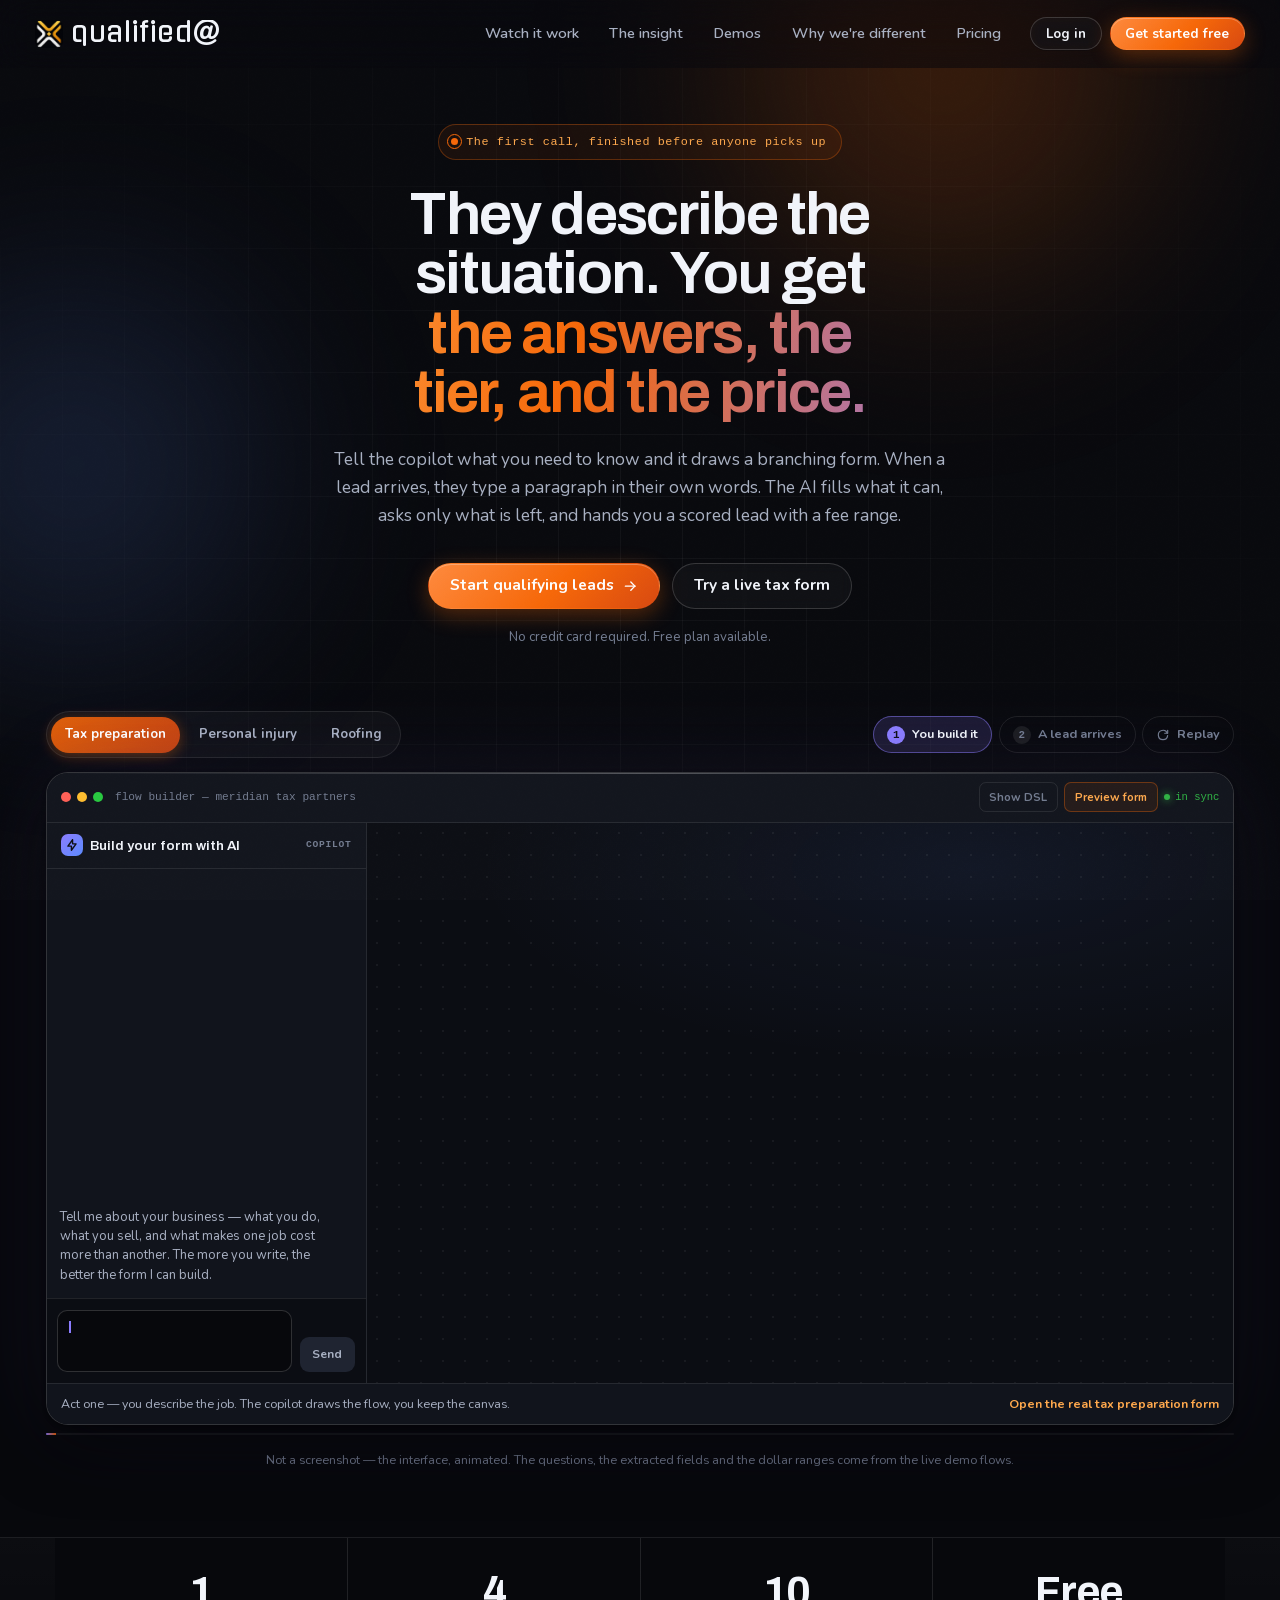
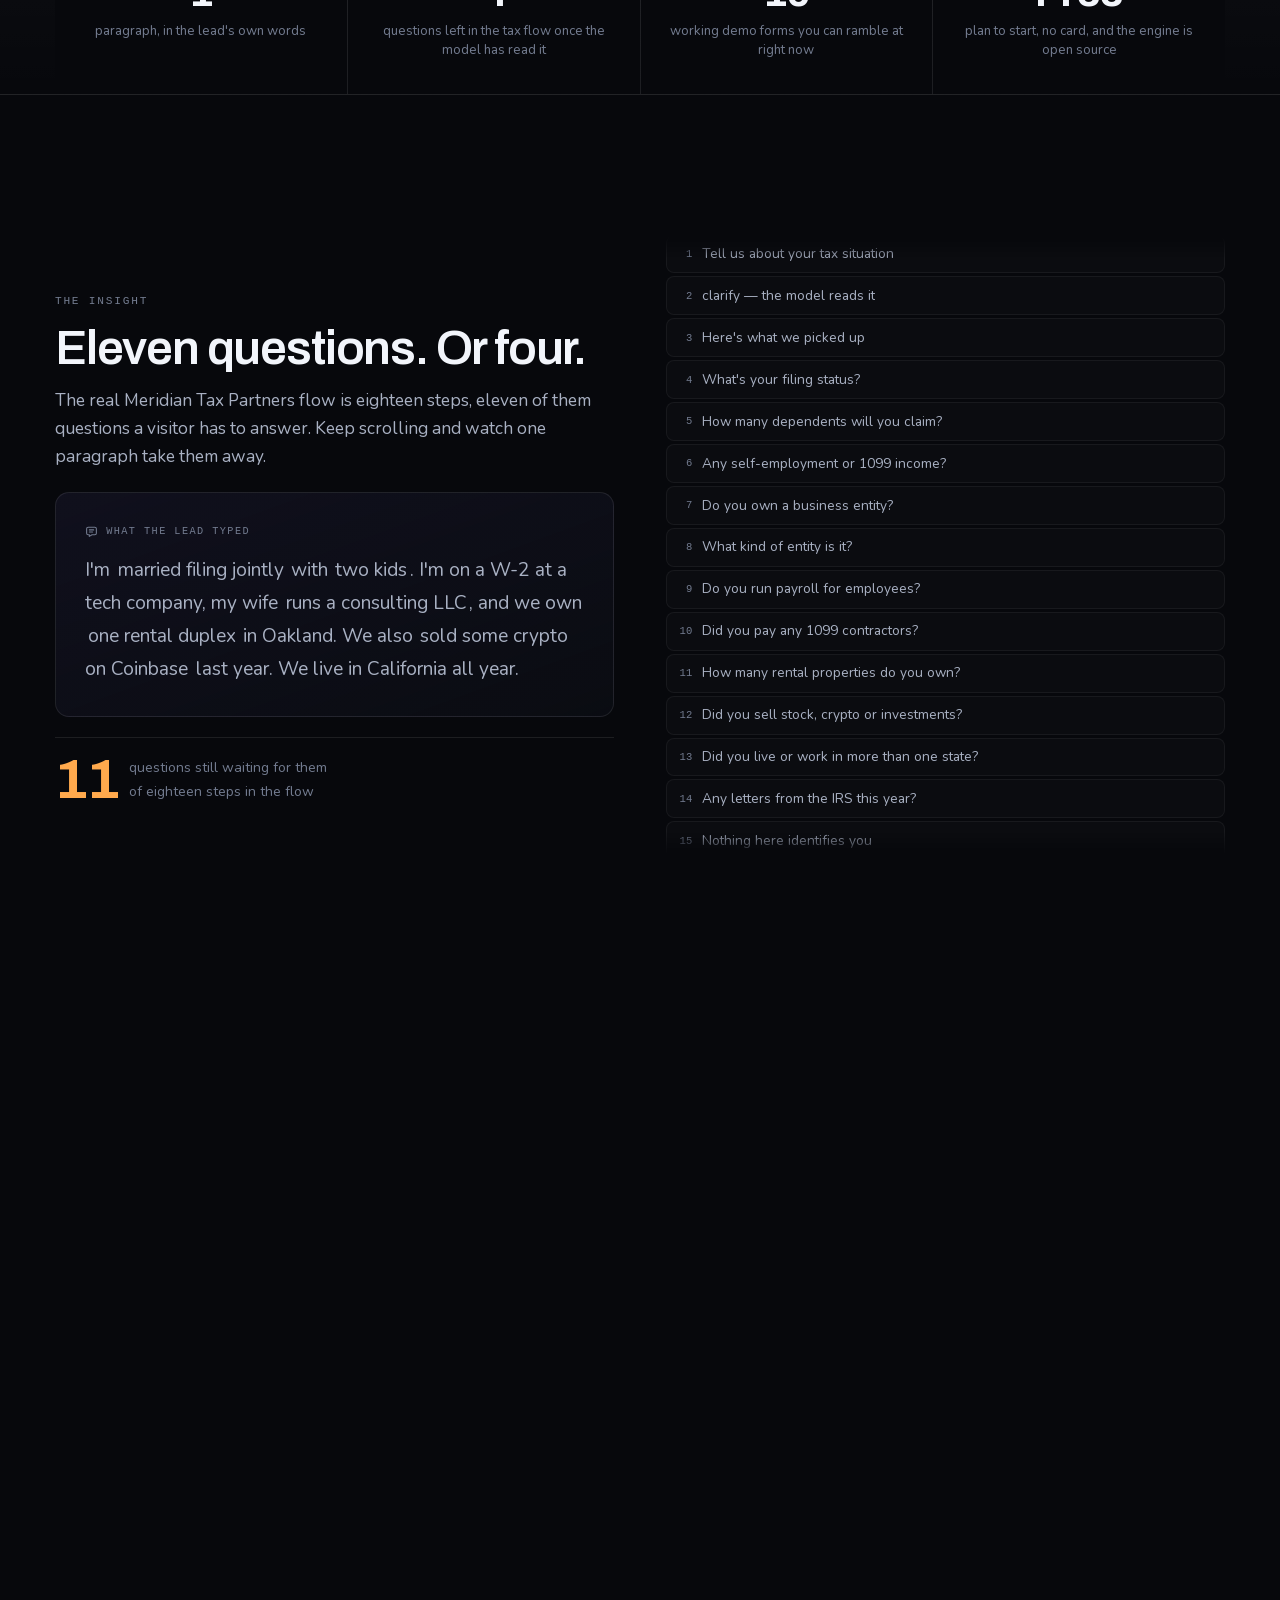
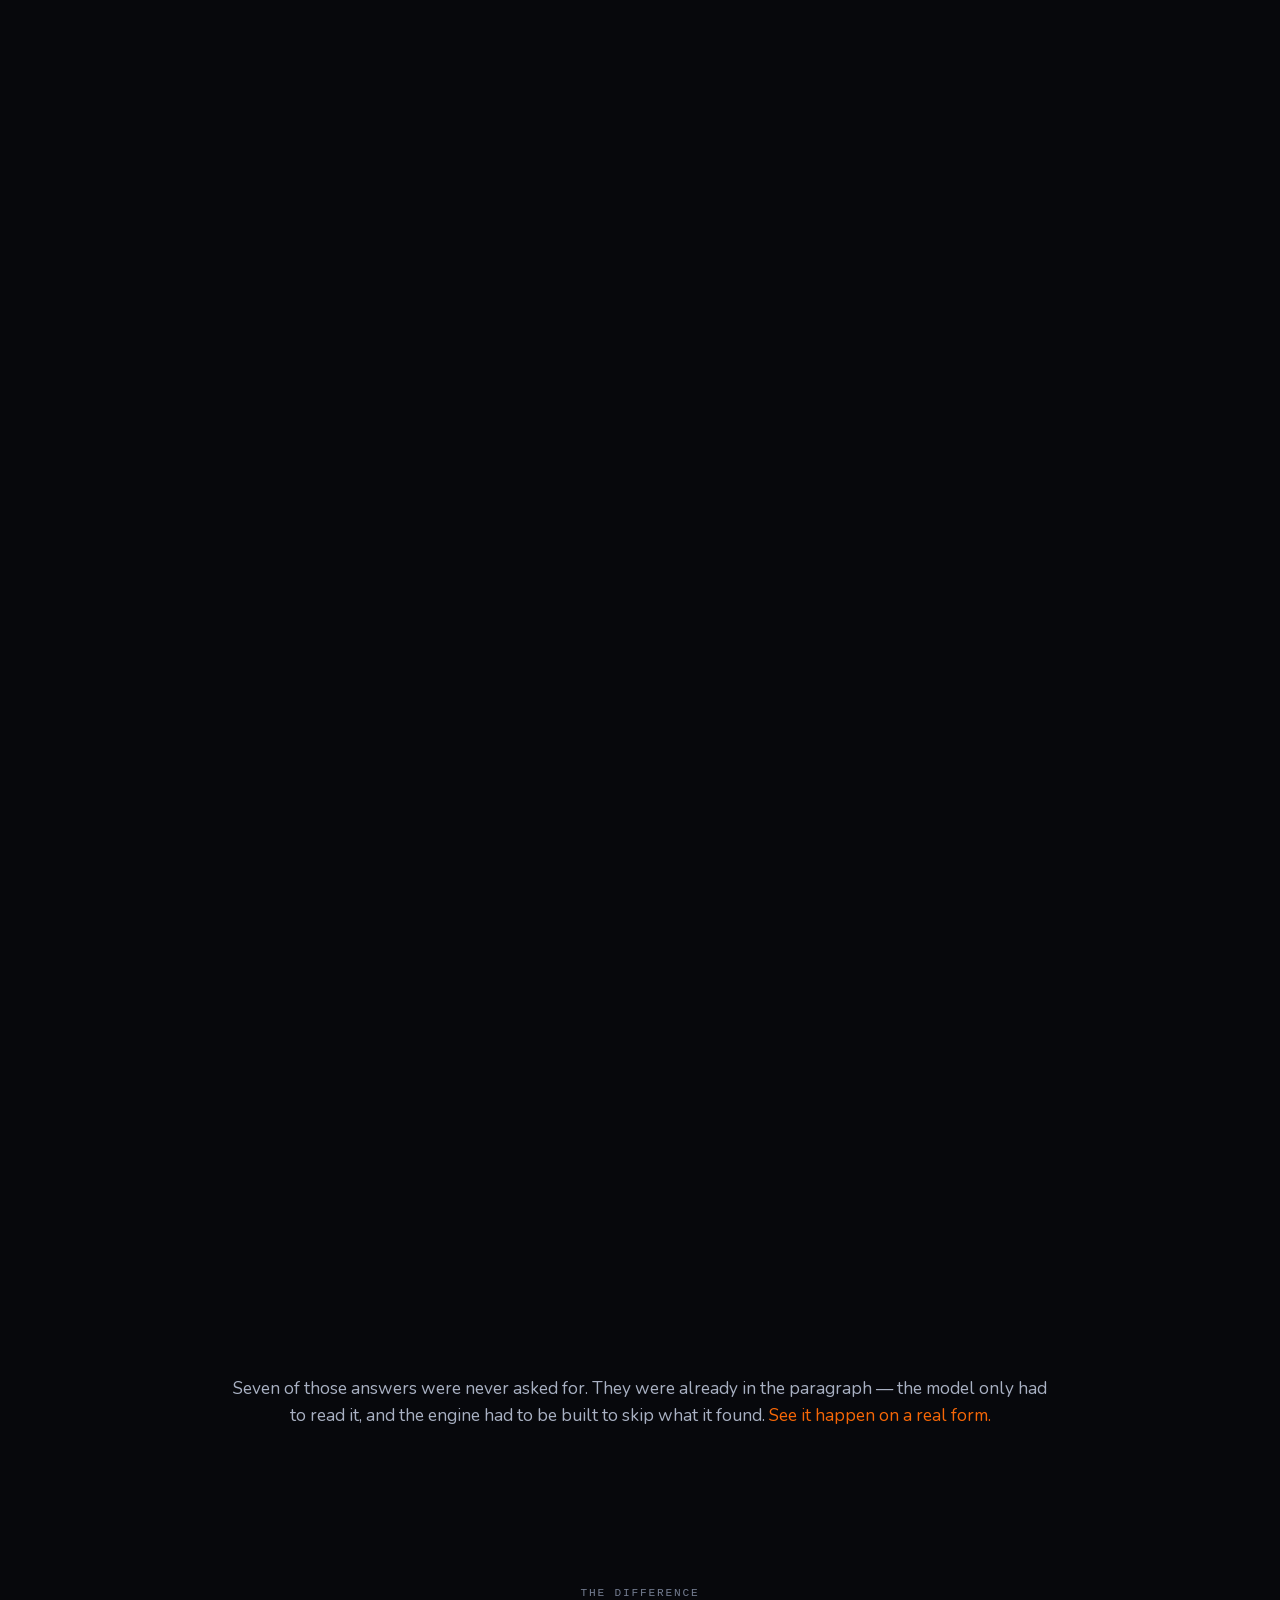
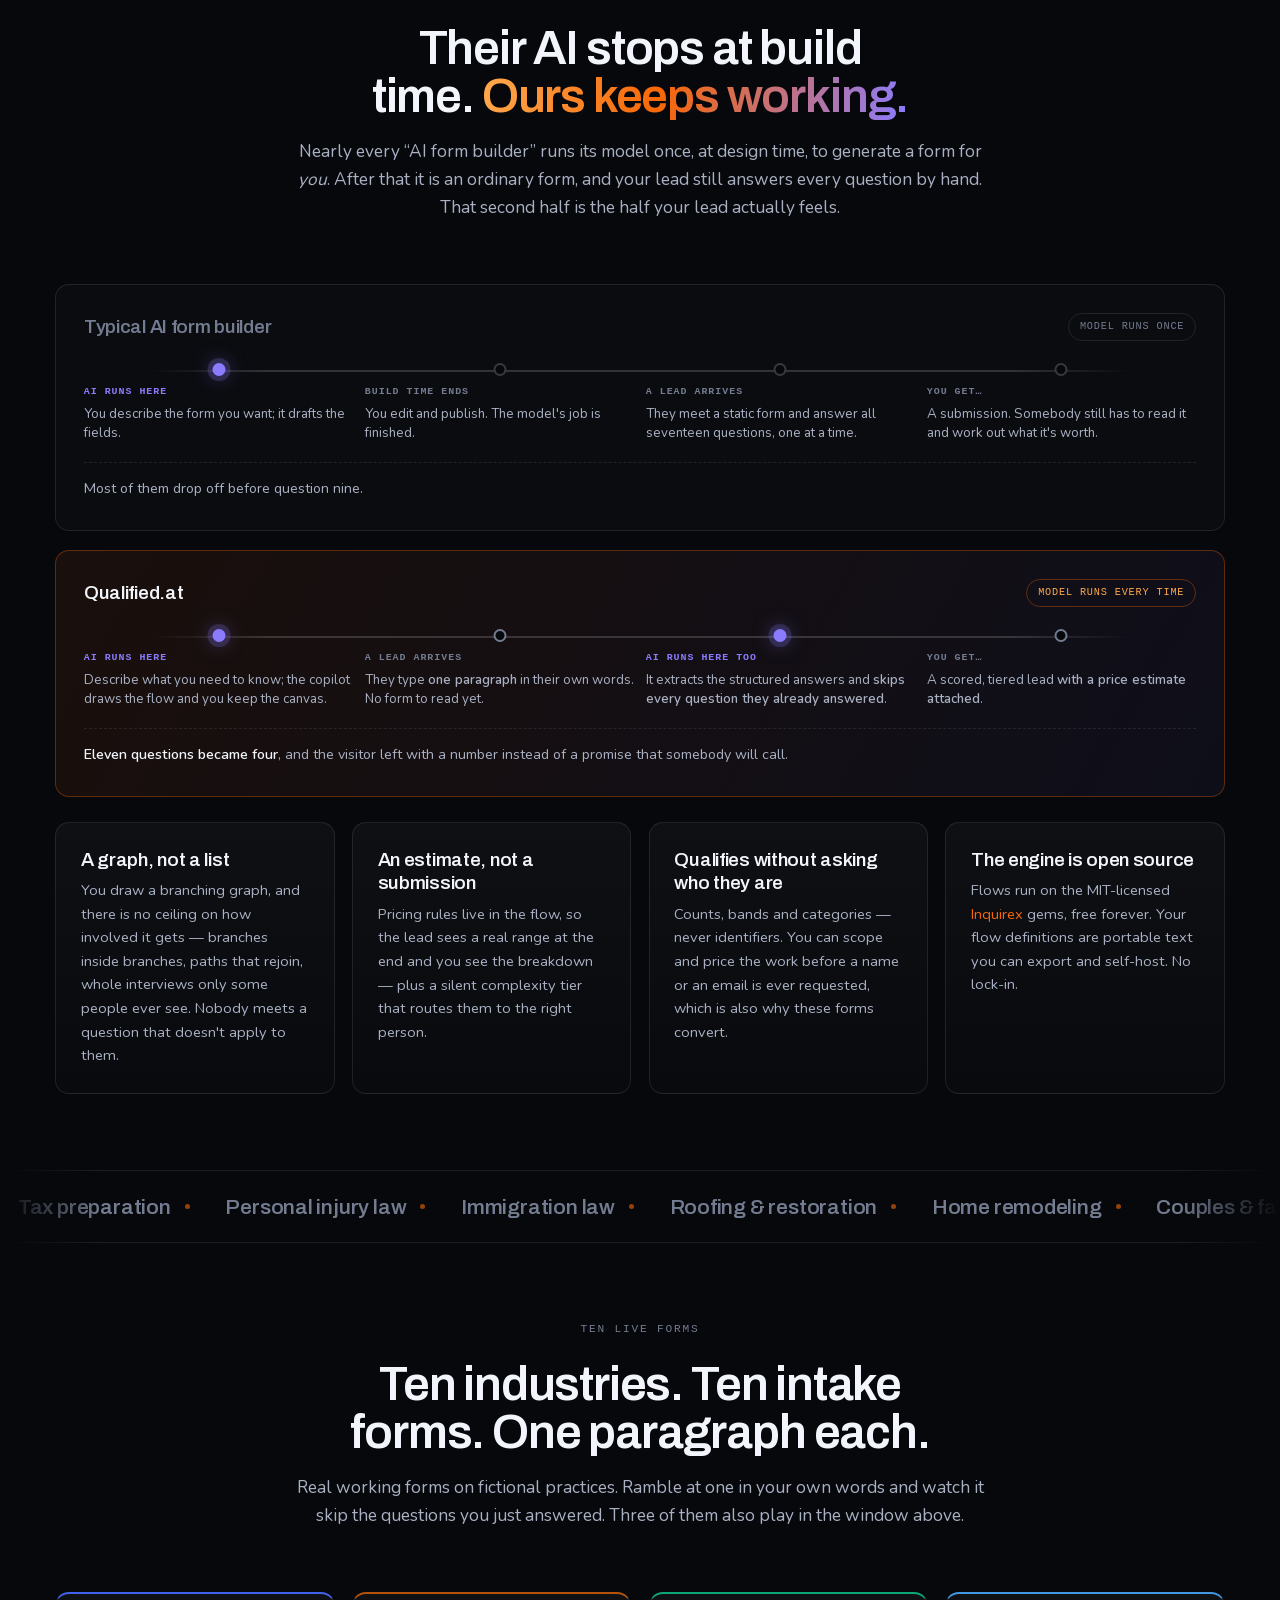
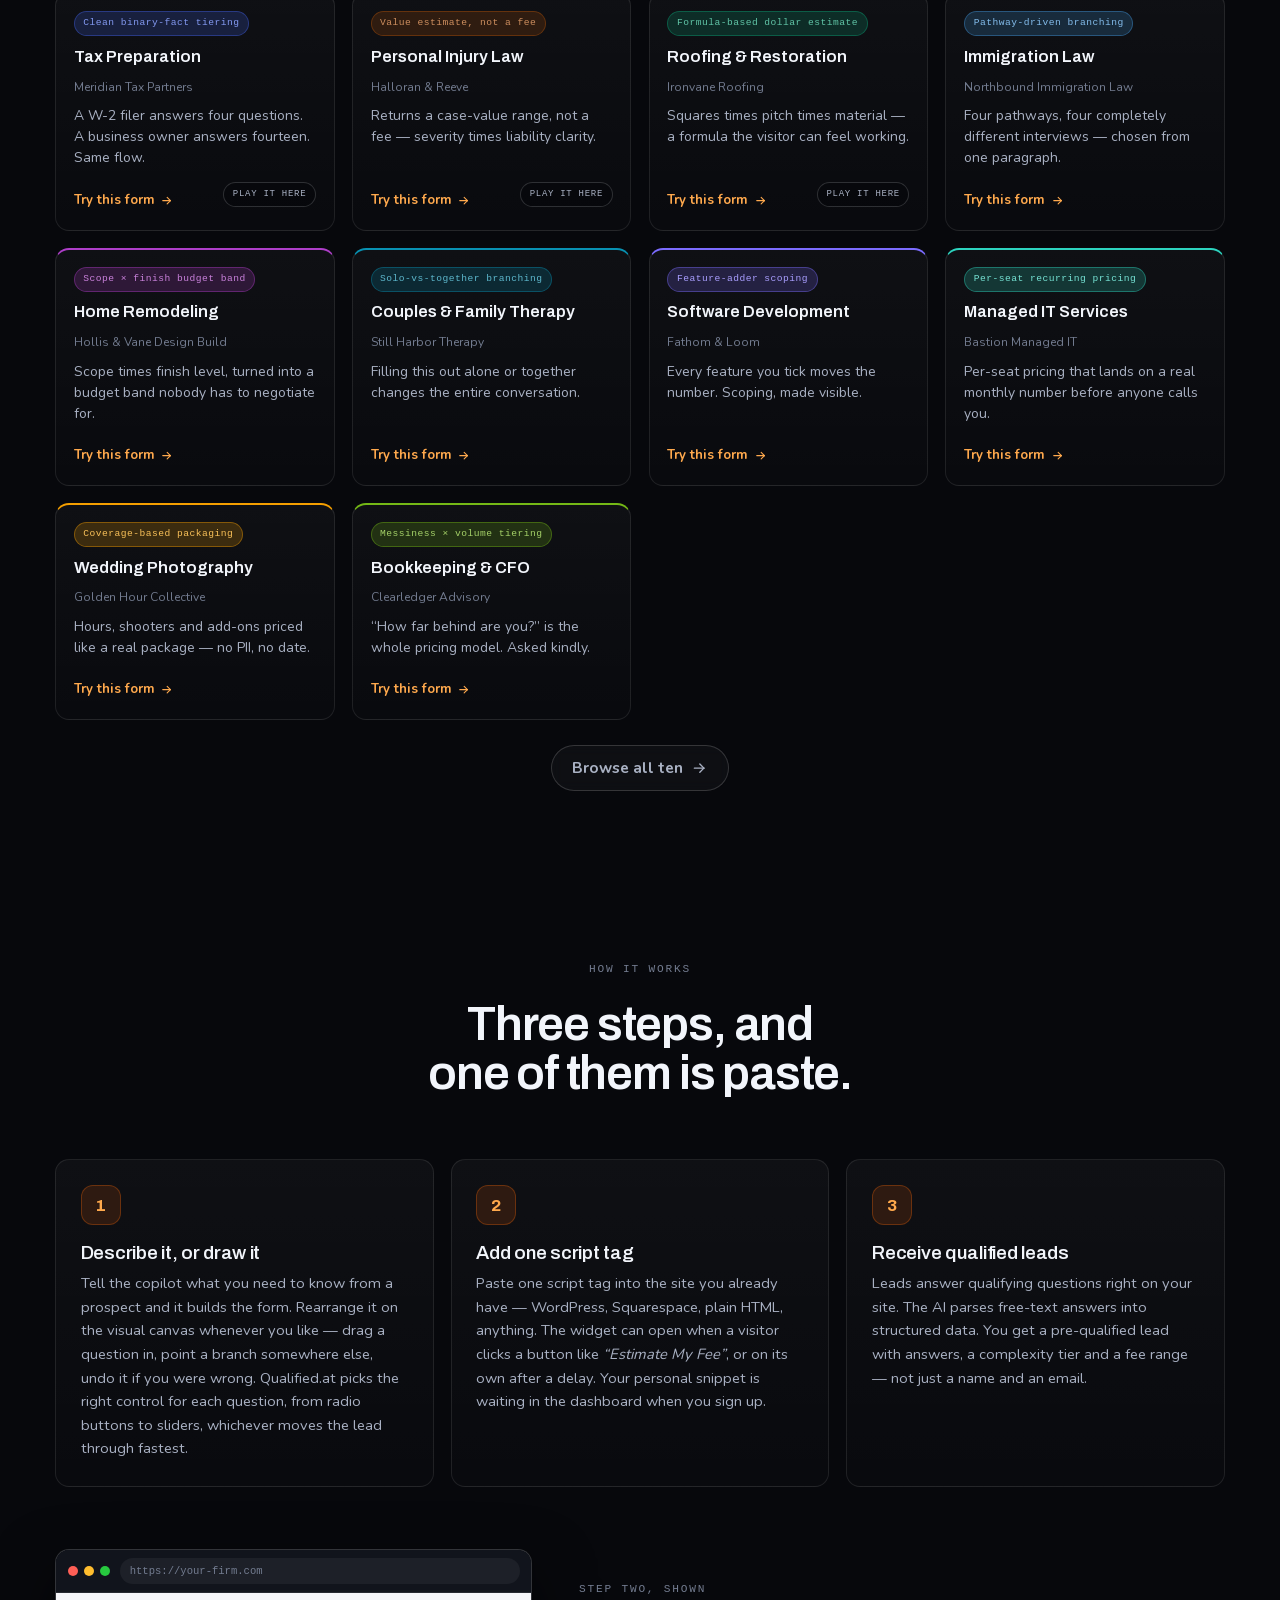
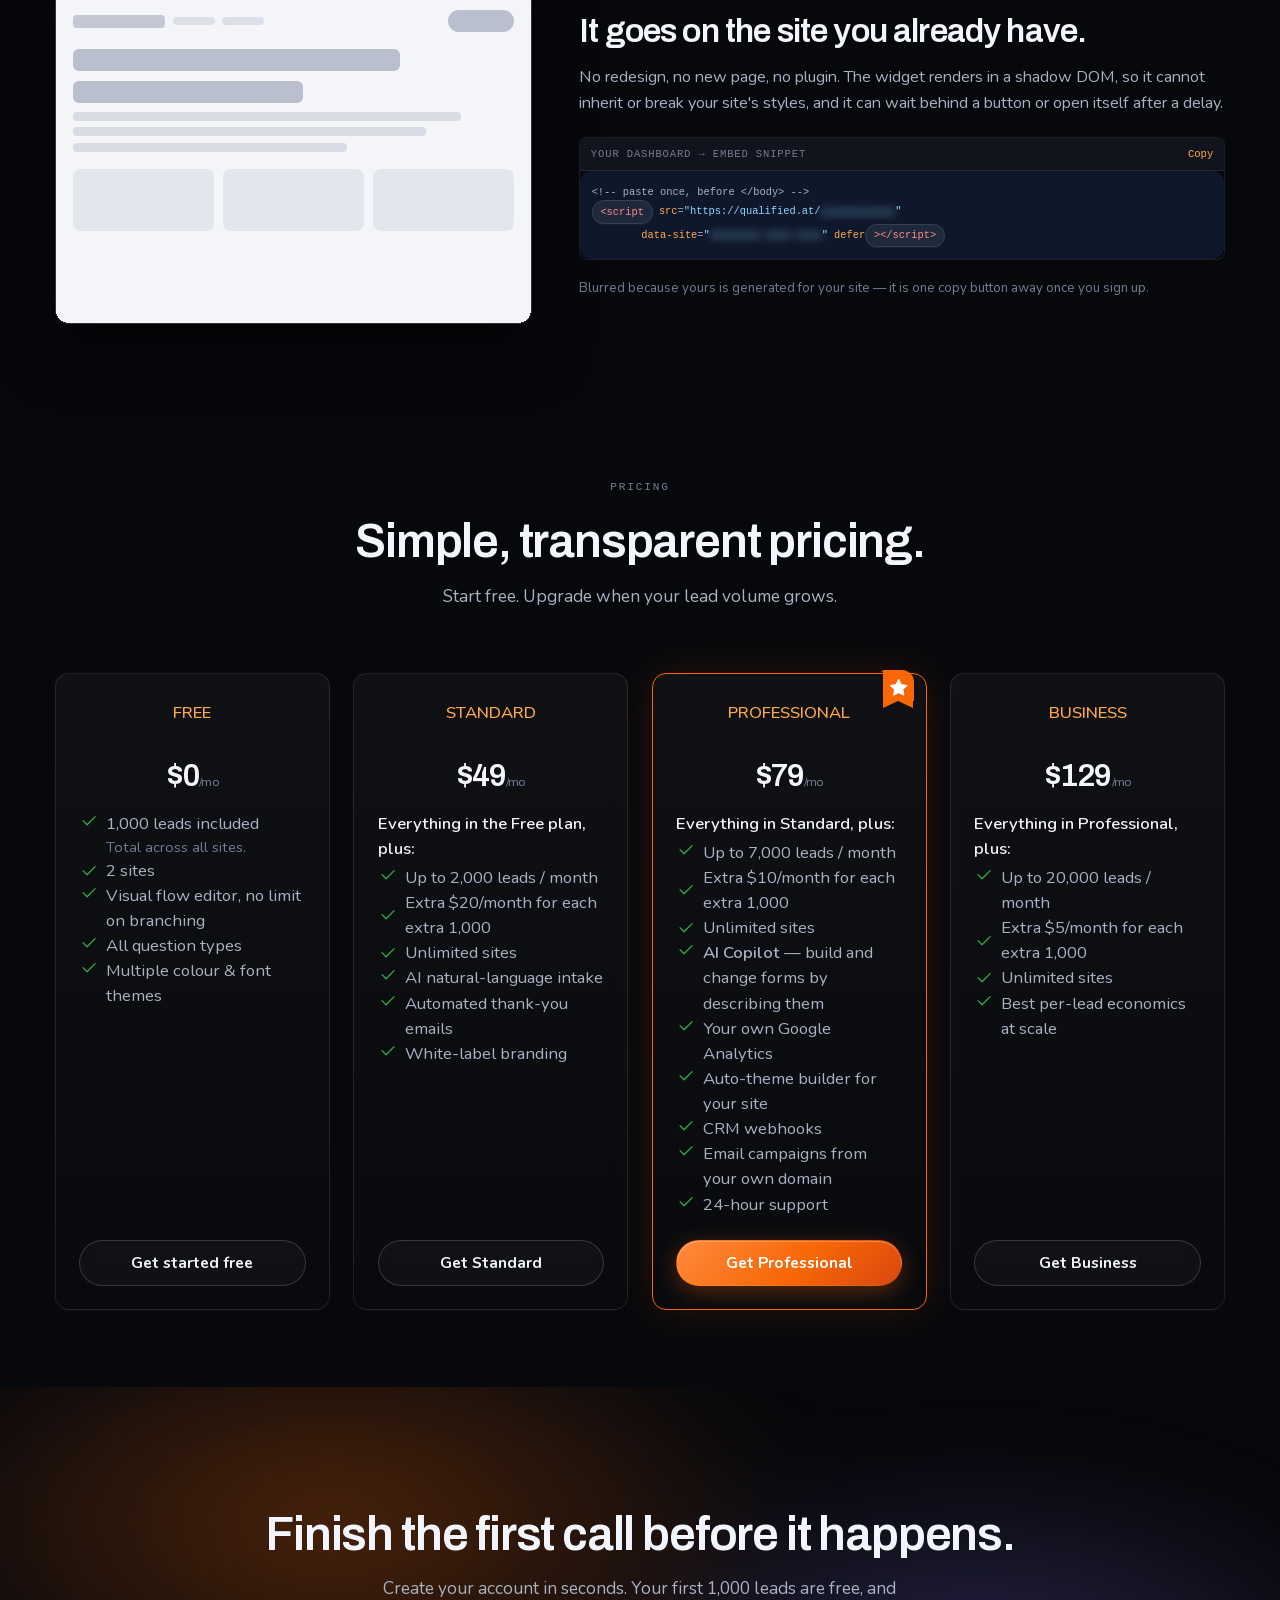
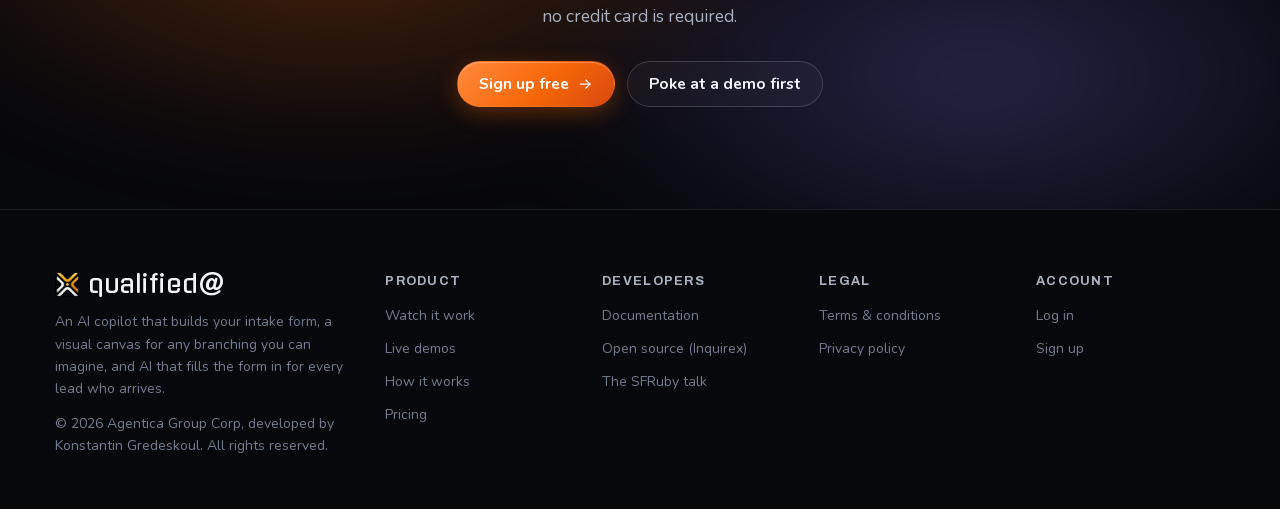
<file: index.html>
<!DOCTYPE html>
<html
  lang="en"
  data-bs-theme="dark"
  data-theme="dark"
  data-bs-theme-base="slate"
  data-bs-theme-font="sans-serif"
  data-bs-theme-primary="orange"
  data-bs-theme-radius="2"
>
  <head>
    <meta charset="utf-8">
    <title>Qualified.at — They describe the situation. You get the answers, the tier, and the price.</title>
    <meta name="viewport" content="width=device-width,initial-scale=1">

    <meta name="description" content="Tell the copilot what you need to know and it draws a branching intake form. When a lead arrives they type one paragraph in their own words; the AI fills what it can, asks only what is left, and hands you a scored lead with a fee range. One script tag on the site you already have.">
    <meta name="keywords" content="lead qualification, AI intake, professional services, tax preparation intake, legal intake, branching forms, fee estimate, embed widget">
    <meta property="og:title" content="Qualified.at — They describe the situation. You get the answers, the tier, and the price.">
    <meta property="og:description" content="An AI copilot draws your branching intake form. Leads describe their situation in a paragraph; the model fills what it can, skips what it answered, and hands you a scored lead with a fee range.">
    <meta property="og:type" content="website">
    <meta property="og:url" content="https://qualified.at">
    <meta name="twitter:card" content="summary_large_image">
    <meta name="twitter:title" content="Qualified.at — The first call, finished before anyone picks up">
    <meta name="twitter:description" content="Leads describe their situation in their own words. The AI fills the form, skips what was already answered, and hands you a scored lead with a fee range.">
    <link rel="canonical" href="https://qualified.at">
    <meta name="theme-color" content="#07080c">

    <link rel="icon" href="/favicon.ico" sizes="48x48">
    <link rel="icon" type="image/png" sizes="32x32" href="/favicon-32x32.png">
    <link rel="icon" type="image/png" sizes="16x16" href="/favicon-16x16.png">
    <link rel="apple-touch-icon" sizes="180x180" href="/apple-touch-icon.png">
    <link rel="manifest" href="/site.webmanifest">

    <link rel="stylesheet" href="/assets/application.css">
    <link rel="stylesheet" href="/assets/marketing.css">
  </head>

  <body class="body-marketing">
    <a href="#content" class="visually-hidden skip-link">Skip to main content</a>

    <div class="qa-progress" aria-hidden="true"><i data-read></i></div>

    <!-- ================================================================ nav -->
    <header role="banner">
      <nav class="qa-nav" data-nav aria-label="Primary navigation">
        <a href="/" class="qa-brand" aria-label="Qualified.at home">
          <img src="/static/logos/qualified-at-logo-64x64.png" width="28" height="28" alt="">
          <span class="navbar-brand-wordmark" aria-hidden="true">qualified@</span>
        </a>

        <button class="qa-nav-burger" data-nav-toggle type="button" aria-expanded="false" aria-label="Toggle navigation">
          <i></i><i></i><i></i>
        </button>

        <div class="qa-nav-panel">
          <ul class="qa-nav-links">
            <li><a href="#watch">Watch it work</a></li>
            <li><a href="#insight">The insight</a></li>
            <li><a href="#demos">Demos</a></li>
            <li><a href="#different">Why we're different</a></li>
            <li><a href="#pricing">Pricing</a></li>
          </ul>
          <div class="qa-nav-cta">
            <a class="qa-btn qa-btn-ghost qa-btn-sm" href="/users/sign_in">Log in</a>
            <a class="qa-btn qa-btn-primary qa-btn-sm" href="/users/sign_up">Get started free</a>
          </div>
        </div>
      </nav>
    </header>

    <main id="content" class="qa-shell">

      <!-- ============================================================= hero -->
      <section class="qa-hero" id="watch">
        <div class="qa-aurora" aria-hidden="true"><i></i><i></i><i></i></div>
        <div class="qa-gridlines" aria-hidden="true"></div>

        <div class="qa-wrap">
          <div class="qa-hero-copy">
            <span class="qa-eyebrow"><b></b> The first call, finished before anyone picks up</span>

            <h1 class="qa-display" data-words>They describe the situation. You get <span class="qa-wash">the answers, the tier, and the price.</span></h1>

            <p class="qa-lead">
              Tell the copilot what you need to know and it draws a branching form. When a lead
              arrives, they type a paragraph in their own words. The AI fills what it can, asks
              only what is left, and hands you a scored lead with a fee range.
            </p>

            <div class="qa-hero-actions">
              <a class="qa-btn qa-btn-primary qa-btn-arrow" href="/users/sign_up">
                Start qualifying leads
                <svg viewBox="0 0 24 24" fill="none" stroke="currentColor" stroke-width="2" stroke-linecap="round" stroke-linejoin="round" aria-hidden="true"><path d="M5 12h14"/><path d="M13 18l6-6"/><path d="M13 6l6 6"/></svg>
              </a>
              <a class="qa-btn qa-btn-ghost" href="/demos/tax-preparation">Try a live tax form</a>
            </div>

            <p class="qa-hero-note">No credit card required. Free plan available.</p>
          </div>
        </div>

        <!-- =========================================================== theater -->
        <div class="qa-theater" id="theater" data-theater data-act="1">
          <div class="qa-theater-bar">
            <div class="qa-chips" role="tablist" aria-label="Choose an industry to watch">
              <button class="qa-chip" type="button" role="tab" data-scene="tax" aria-selected="true">Tax preparation</button>
              <button class="qa-chip" type="button" role="tab" data-scene="injury" aria-selected="false">Personal injury</button>
              <button class="qa-chip" type="button" role="tab" data-scene="roofing" aria-selected="false">Roofing</button>
            </div>

            <div class="qa-theater-acts">
              <button class="qa-act is-on" type="button" data-goto-act="1"><em>1</em> You build it</button>
              <button class="qa-act" type="button" data-goto-act="2"><em>2</em> A lead arrives</button>
              <button class="qa-act" type="button" data-el="replay" aria-label="Replay from the start">
                <svg viewBox="0 0 24 24" width="14" height="14" fill="none" stroke="currentColor" stroke-width="2" stroke-linecap="round" stroke-linejoin="round" aria-hidden="true"><path d="M19.933 13.041a8 8 0 1 1 -9.925 -8.788c3.899 -1 7.935 1.007 9.425 4.747"/><path d="M20 4v5h-5"/></svg>
                Replay
              </button>
            </div>
          </div>

          <div class="qa-window" data-el="window" aria-hidden="true">
            <div class="qa-winbar">
              <span class="qa-dots"><i></i><i></i><i></i></span>
              <span class="qa-wintitle" data-el="wintitle">flow builder</span>
              <span class="qa-wintools">
                <span class="qa-tool">Show DSL</span>
                <span class="qa-tool is-primary" data-el="previewbtn">Preview form</span>
                <span class="qa-sync" data-el="sync">in sync</span>
              </span>
            </div>

            <div class="qa-stage">
              <!-- copilot -->
              <aside class="qa-copilot">
                <div class="qa-copilot-head">
                  <span class="qa-spark">
                    <svg viewBox="0 0 24 24" fill="none" stroke="currentColor" stroke-width="2.4" stroke-linecap="round" stroke-linejoin="round" aria-hidden="true"><path d="M13 3l0 7l6 0l-8 11l0 -7l-6 0l8 -11"/></svg>
                  </span>
                  Build your form with AI
                  <small>copilot</small>
                </div>
                <div class="qa-chat" data-el="chat"></div>
                <div class="qa-composer">
                  <div class="qa-input" data-el="prompt" data-placeholder="Describe your business — what you do, and what drives your pricing…"><span data-el="prompttext"></span><i class="qa-caret"></i></div>
                  <button class="qa-send" type="button" data-el="send">Send</button>
                </div>
              </aside>

              <!-- canvas -->
              <div class="qa-canvas" data-el="canvas">
                <div class="qa-fit" data-el="fit">
                  <div class="qa-pan" data-el="pan">
                    <svg class="qa-edges" data-el="edges" viewBox="0 0 640 1240" aria-hidden="true"></svg>
                    <div data-el="nodes"></div>
                    <div data-el="labels"></div>
                  </div>
                </div>
                <div class="qa-accum" data-el="accum">&sum; price <b>currency</b> &middot; complexity <b>integer</b></div>
                <div class="qa-scrim" data-el="scrim"></div>

                <!-- what the firm sees, which the lead never does -->
                <div class="qa-firm" data-el="firm">
                  <div class="qa-firm-head">
                    <svg viewBox="0 0 24 24" width="12" height="12" fill="none" stroke="currentColor" stroke-width="2.4" stroke-linecap="round" stroke-linejoin="round" aria-hidden="true"><path d="M3 12h4l3 8l4 -16l3 8h4"/></svg>
                    What the firm sees
                  </div>
                  <div class="qa-firm-tier" data-el="firmtier">Group 3</div>
                  <p data-el="firmroute">Routed straight to a partner.</p>
                  <div class="qa-firm-grid">
                    <div><b data-el="firmfilled">7</b> filled by AI</div>
                    <div><b data-el="firmasked">4</b> asked</div>
                  </div>
                </div>
              </div>

              <!-- the form, as the lead meets it -->
              <section class="qa-preview" data-el="preview">
                <div class="qa-pv-head">
                  <span class="qa-pv-icon" data-el="pvicon">M</span>
                  <span data-el="pvname">Meridian Tax Partners</span>
                  <span class="qa-pv-x">&times;</span>
                </div>
                <div class="qa-pv-prog">
                  <div class="qa-pv-prog-row">
                    <span data-el="pvstep">Step 1 of 18</span>
                    <span data-el="pvpct">0%</span>
                  </div>
                  <div class="qa-pv-bar"><i data-el="pvfill"></i></div>
                </div>
                <div class="qa-pv-body" data-el="pvbody"></div>
                <div class="qa-pv-foot">served by qualified.at</div>
              </section>

            </div>

            <div class="qa-caption">
              <span data-el="caption">Act one — you describe the job. The copilot draws the flow.</span>
              <a data-el="demolink" href="/demos/tax-preparation">Open the real tax form</a>
            </div>

            <button class="qa-playbtn" type="button" data-el="playbtn">
              <span>
                <svg viewBox="0 0 24 24" width="18" height="18" fill="currentColor" aria-hidden="true"><path d="M7 4v16l13 -8z"/></svg>
                Play the walkthrough
              </span>
            </button>
          </div>

          <div class="qa-timeline" aria-hidden="true"><i data-el="progress"></i></div>

          <p class="qa-theater-foot">
            <span>Not a screenshot &mdash; the interface, animated. The questions, the extracted fields and the dollar ranges come from the live demo flows.</span>
          </p>

          <p class="visually-hidden" data-el="summary"></p>
        </div>
      </section>

      <!-- ======================================================= metric band -->
      <section class="qa-band">
        <div class="qa-wrap">
          <div class="qa-band-grid">
            <div class="qa-band-cell qa-in">
              <b><span data-count-to="1">1</span></b>
              <span>paragraph, in the lead's own words</span>
            </div>
            <div class="qa-band-cell qa-in">
              <b><span data-count-to="4">4</span></b>
              <span>questions left in the tax flow once the model has read it</span>
            </div>
            <div class="qa-band-cell qa-in">
              <b><span data-count-to="10">10</span></b>
              <span>working demo forms you can ramble at right now</span>
            </div>
            <div class="qa-band-cell qa-in">
              <b>Free</b>
              <span>plan to start, no card, and the engine is open source</span>
            </div>
          </div>
        </div>
      </section>

      <!-- ============================================================ scrub -->
      <section class="qa-scrub" id="insight">
        <div class="qa-scrub-track" data-scrub>
          <div class="qa-scrub-stick">
            <div class="qa-wrap">
              <div class="qa-scrub-grid">
                <div>
                  <span class="qa-kicker">The insight</span>
                  <h2 class="qa-h2" style="margin: 0.7rem 0 0.9rem;">Eleven questions. Or four.</h2>
                  <p class="qa-lead" style="margin-bottom: 1.4rem;">
                    The real Meridian Tax Partners flow is eighteen steps, eleven of them questions
                    a visitor has to answer. Keep scrolling and watch one paragraph take them away.
                  </p>

                  <div class="qa-para">
                    <div class="qa-para-head">
                      <svg viewBox="0 0 24 24" width="13" height="13" fill="none" stroke="currentColor" stroke-width="2" stroke-linecap="round" stroke-linejoin="round" aria-hidden="true"><path d="M8 9h8"/><path d="M8 13h6"/><path d="M18 4a3 3 0 0 1 3 3v8a3 3 0 0 1 -3 3h-5l-5 3v-3h-2a3 3 0 0 1 -3 -3v-8a3 3 0 0 1 3 -3h12z"/></svg>
                      What the lead typed
                    </div>
                    I'm <mark data-mark="1">married filing jointly</mark> with
                    <mark data-mark="2">two kids</mark>. I'm on a W-2 at a tech company,
                    my wife <mark data-mark="3">runs a consulting LLC</mark>, and we own
                    <mark data-mark="4">one rental duplex</mark> in Oakland. We also
                    <mark data-mark="5">sold some crypto on Coinbase</mark> last year. We live
                    in California all year.
                  </div>

                  <div class="qa-counter">
                    <b data-scrub-count>11</b>
                    <span>
                      questions still waiting for them<br>
                      <span class="qa-dim">of eighteen steps in the flow</span>
                    </span>
                  </div>
                </div>

                <div class="qa-steplist" data-steplist>
                  <div class="qa-step"><em>1</em><span>Tell us about your tax situation</span><i>free text</i></div>
                  <div class="qa-step"><em>2</em><span>clarify &mdash; the model reads it</span><i>server</i></div>
                  <div class="qa-step"><em>3</em><span>Here's what we picked up</span><i>say</i></div>
                  <div class="qa-step" data-count data-mark="1"><em>4</em><span>What's your filing status?</span><i>filled</i></div>
                  <div class="qa-step" data-count data-mark="2"><em>5</em><span>How many dependents will you claim?</span><i>filled</i></div>
                  <div class="qa-step" data-count data-mark="3"><em>6</em><span>Any self-employment or 1099 income?</span><i>filled</i></div>
                  <div class="qa-step" data-count data-mark="3"><em>7</em><span>Do you own a business entity?</span><i>filled</i></div>
                  <div class="qa-step" data-count data-mark="3"><em>8</em><span>What kind of entity is it?</span><i>filled</i></div>
                  <div class="qa-step" data-count><em>9</em><span>Do you run payroll for employees?</span><i>asked</i></div>
                  <div class="qa-step" data-count><em>10</em><span>Did you pay any 1099 contractors?</span><i>asked</i></div>
                  <div class="qa-step" data-count data-mark="4"><em>11</em><span>How many rental properties do you own?</span><i>filled</i></div>
                  <div class="qa-step" data-count data-mark="5"><em>12</em><span>Did you sell stock, crypto or investments?</span><i>filled</i></div>
                  <div class="qa-step" data-count><em>13</em><span>Did you live or work in more than one state?</span><i>asked</i></div>
                  <div class="qa-step" data-count><em>14</em><span>Any letters from the IRS this year?</span><i>asked</i></div>
                  <div class="qa-step"><em>15</em><span>Nothing here identifies you</span><i>say</i></div>
                  <div class="qa-step"><em>16</em><span>Your estimate: $1,400 &ndash; $2,000</span><i>say</i></div>
                  <div class="qa-step"><em>17</em><span>Tier and routing, for the firm only</span><i>internal</i></div>
                  <div class="qa-step"><em>18</em><span>Done</span><i>say</i></div>
                </div>
              </div>
            </div>
          </div>
        </div>

        <div class="qa-wrap qa-wrap-narrow" style="padding-bottom: clamp(3rem, 6vw, 6rem);">
          <p class="qa-lead qa-in" style="text-align:center;">
            Seven of those answers were never asked for. They were already in the paragraph &mdash;
            the model only had to read it, and the engine had to be built to skip what it found.
            <a href="#demos">See it happen on a real form.</a>
          </p>
        </div>
      </section>

      <!-- ======================================================== the lanes -->
      <section class="qa-section" id="different">
        <div class="qa-wrap">
          <div class="qa-head qa-in">
            <span class="qa-kicker">The difference</span>
            <h2 class="qa-h2">Their AI stops at build time. <span class="qa-wash">Ours keeps working.</span></h2>
            <p class="qa-lead">
              Nearly every &ldquo;AI form builder&rdquo; runs its model once, at design time, to
              generate a form for <em>you</em>. After that it is an ordinary form, and your lead
              still answers every question by hand. That second half is the half your lead
              actually feels.
            </p>
          </div>

          <div class="qa-lanes">
            <div class="qa-lane qa-in">
              <div class="qa-lane-head">
                <h3 class="qa-h3 qa-dim">Typical AI form builder</h3>
                <span class="qa-lane-tag">model runs once</span>
              </div>
              <div class="qa-track">
                <div class="qa-stop is-ai">
                  <b>AI runs here</b>
                  <p>You describe the form you want; it drafts the fields.</p>
                </div>
                <div class="qa-stop is-cold">
                  <b>Build time ends</b>
                  <p>You edit and publish. The model's job is finished.</p>
                </div>
                <div class="qa-stop is-cold">
                  <b>A lead arrives</b>
                  <p>They meet a static form and answer all seventeen questions, one at a time.</p>
                </div>
                <div class="qa-stop is-cold">
                  <b>You get&hellip;</b>
                  <p>A submission. Somebody still has to read it and work out what it's worth.</p>
                </div>
              </div>
              <p class="qa-lane-note qa-dim">Most of them drop off before question nine.</p>
            </div>

            <div class="qa-lane qa-lane-us qa-in">
              <div class="qa-lane-head">
                <h3 class="qa-h3">Qualified.at</h3>
                <span class="qa-lane-tag">model runs every time</span>
              </div>
              <div class="qa-track">
                <div class="qa-stop is-ai">
                  <b>AI runs here</b>
                  <p>Describe what you need to know; the copilot draws the flow and you keep the canvas.</p>
                </div>
                <div class="qa-stop">
                  <b>A lead arrives</b>
                  <p>They type <strong>one paragraph</strong> in their own words. No form to read yet.</p>
                </div>
                <div class="qa-stop is-ai">
                  <b>AI runs here too</b>
                  <p>It extracts the structured answers and <strong>skips every question they already answered</strong>.</p>
                </div>
                <div class="qa-stop">
                  <b>You get&hellip;</b>
                  <p>A scored, tiered lead <strong>with a price estimate attached</strong>.</p>
                </div>
              </div>
              <p class="qa-lane-note">
                <b>Eleven questions became four</b>, and the visitor left with a number instead of
                a promise that somebody will call.
              </p>
            </div>
          </div>

          <div class="qa-grid qa-grid-4 qa-stagger" style="margin-top: 1.6rem;">
            <div class="qa-card">
              <h3 class="qa-h3">A graph, not a list</h3>
              <p>
                You draw a branching graph, and there is no ceiling on how involved it gets &mdash;
                branches inside branches, paths that rejoin, whole interviews only some people
                ever see. Nobody meets a question that doesn't apply to them.
              </p>
            </div>
            <div class="qa-card">
              <h3 class="qa-h3">An estimate, not a submission</h3>
              <p>
                Pricing rules live in the flow, so the lead sees a real range at the end and you
                see the breakdown &mdash; plus a silent complexity tier that routes them to the
                right person.
              </p>
            </div>
            <div class="qa-card">
              <h3 class="qa-h3">Qualifies without asking who they are</h3>
              <p>
                Counts, bands and categories &mdash; never identifiers. You can scope and price the
                work before a name or an email is ever requested, which is also why these forms
                convert.
              </p>
            </div>
            <div class="qa-card">
              <h3 class="qa-h3">The engine is open source</h3>
              <p>
                Flows run on the MIT-licensed <a href="https://github.com/inquirex">Inquirex</a>
                gems, free forever. Your flow definitions are portable text you can export and
                self-host. No lock-in.
              </p>
            </div>
          </div>
        </div>
      </section>

      <!-- ========================================================= marquee -->
      <div class="qa-marquee" aria-hidden="true">
        <div class="qa-marquee-row" data-marquee>
          <span>Tax preparation</span><span>Personal injury law</span><span>Immigration law</span><span>Roofing &amp; restoration</span><span>Home remodeling</span><span>Couples &amp; family therapy</span><span>Software development</span><span>Managed IT</span><span>Wedding photography</span><span>Bookkeeping &amp; CFO</span>
        </div>
      </div>

      <!-- =========================================================== demos -->
      <section class="qa-section" id="demos">
        <div class="qa-wrap">
          <div class="qa-head qa-in">
            <span class="qa-kicker">Ten live forms</span>
            <h2 class="qa-h2">Ten industries. Ten intake forms. One paragraph each.</h2>
            <p class="qa-lead">
              Real working forms on fictional practices. Ramble at one in your own words and watch
              it skip the questions you just answered. Three of them also play in the window above.
            </p>
          </div>

          <div class="qa-grid qa-grid-3 qa-stagger">
            <div class="qa-demo" style="--qa-accent:#4263eb;">
              <div class="qa-demo-top">
                <span class="qa-demo-tag">Clean binary-fact tiering</span>
              </div>
              <h3>Tax Preparation</h3>
              <span class="qa-demo-firm">Meridian Tax Partners</span>
              <p>A W-2 filer answers four questions. A business owner answers fourteen. Same flow.</p>
              <div class="qa-demo-foot">
                <a class="qa-demo-go" href="/demos/tax-preparation">Try this form
                  <svg viewBox="0 0 24 24" fill="none" stroke="currentColor" stroke-width="2" stroke-linecap="round" stroke-linejoin="round" aria-hidden="true"><path d="M5 12h14"/><path d="M13 18l6-6"/><path d="M13 6l6 6"/></svg>
                </a>
                <button class="qa-demo-here" type="button" data-play-scene="tax">Play it here</button>
              </div>
            </div>

            <div class="qa-demo" style="--qa-accent:#b45309;">
              <div class="qa-demo-top">
                <span class="qa-demo-tag">Value estimate, not a fee</span>
              </div>
              <h3>Personal Injury Law</h3>
              <span class="qa-demo-firm">Halloran &amp; Reeve</span>
              <p>Returns a case-value range, not a fee &mdash; severity times liability clarity.</p>
              <div class="qa-demo-foot">
                <a class="qa-demo-go" href="/demos/personal-injury">Try this form
                  <svg viewBox="0 0 24 24" fill="none" stroke="currentColor" stroke-width="2" stroke-linecap="round" stroke-linejoin="round" aria-hidden="true"><path d="M5 12h14"/><path d="M13 18l6-6"/><path d="M13 6l6 6"/></svg>
                </a>
                <button class="qa-demo-here" type="button" data-play-scene="injury">Play it here</button>
              </div>
            </div>

            <div class="qa-demo" style="--qa-accent:#0ca678;">
              <div class="qa-demo-top">
                <span class="qa-demo-tag">Formula-based dollar estimate</span>
              </div>
              <h3>Roofing &amp; Restoration</h3>
              <span class="qa-demo-firm">Ironvane Roofing</span>
              <p>Squares times pitch times material &mdash; a formula the visitor can feel working.</p>
              <div class="qa-demo-foot">
                <a class="qa-demo-go" href="/demos/roofing">Try this form
                  <svg viewBox="0 0 24 24" fill="none" stroke="currentColor" stroke-width="2" stroke-linecap="round" stroke-linejoin="round" aria-hidden="true"><path d="M5 12h14"/><path d="M13 18l6-6"/><path d="M13 6l6 6"/></svg>
                </a>
                <button class="qa-demo-here" type="button" data-play-scene="roofing">Play it here</button>
              </div>
            </div>

            <div class="qa-demo" style="--qa-accent:#4299e1;">
              <div class="qa-demo-top">
                <span class="qa-demo-tag">Pathway-driven branching</span>
              </div>
              <h3>Immigration Law</h3>
              <span class="qa-demo-firm">Northbound Immigration Law</span>
              <p>Four pathways, four completely different interviews &mdash; chosen from one paragraph.</p>
              <a class="qa-demo-go" href="/demos/immigration">Try this form
                <svg viewBox="0 0 24 24" fill="none" stroke="currentColor" stroke-width="2" stroke-linecap="round" stroke-linejoin="round" aria-hidden="true"><path d="M5 12h14"/><path d="M13 18l6-6"/><path d="M13 6l6 6"/></svg>
              </a>
            </div>

            <div class="qa-demo" style="--qa-accent:#ae3ec9;">
              <div class="qa-demo-top">
                <span class="qa-demo-tag">Scope &times; finish budget band</span>
              </div>
              <h3>Home Remodeling</h3>
              <span class="qa-demo-firm">Hollis &amp; Vane Design Build</span>
              <p>Scope times finish level, turned into a budget band nobody has to negotiate for.</p>
              <a class="qa-demo-go" href="/demos/remodeling">Try this form
                <svg viewBox="0 0 24 24" fill="none" stroke="currentColor" stroke-width="2" stroke-linecap="round" stroke-linejoin="round" aria-hidden="true"><path d="M5 12h14"/><path d="M13 18l6-6"/><path d="M13 6l6 6"/></svg>
              </a>
            </div>

            <div class="qa-demo" style="--qa-accent:#0891b2;">
              <div class="qa-demo-top">
                <span class="qa-demo-tag">Solo-vs-together branching</span>
              </div>
              <h3>Couples &amp; Family Therapy</h3>
              <span class="qa-demo-firm">Still Harbor Therapy</span>
              <p>Filling this out alone or together changes the entire conversation.</p>
              <a class="qa-demo-go" href="/demos/therapy">Try this form
                <svg viewBox="0 0 24 24" fill="none" stroke="currentColor" stroke-width="2" stroke-linecap="round" stroke-linejoin="round" aria-hidden="true"><path d="M5 12h14"/><path d="M13 18l6-6"/><path d="M13 6l6 6"/></svg>
              </a>
            </div>

            <div class="qa-demo" style="--qa-accent:#7c6cff;">
              <div class="qa-demo-top">
                <span class="qa-demo-tag">Feature-adder scoping</span>
              </div>
              <h3>Software Development</h3>
              <span class="qa-demo-firm">Fathom &amp; Loom</span>
              <p>Every feature you tick moves the number. Scoping, made visible.</p>
              <a class="qa-demo-go" href="/demos/software">Try this form
                <svg viewBox="0 0 24 24" fill="none" stroke="currentColor" stroke-width="2" stroke-linecap="round" stroke-linejoin="round" aria-hidden="true"><path d="M5 12h14"/><path d="M13 18l6-6"/><path d="M13 6l6 6"/></svg>
              </a>
            </div>

            <div class="qa-demo" style="--qa-accent:#2dd4bf;">
              <div class="qa-demo-top">
                <span class="qa-demo-tag">Per-seat recurring pricing</span>
              </div>
              <h3>Managed IT Services</h3>
              <span class="qa-demo-firm">Bastion Managed IT</span>
              <p>Per-seat pricing that lands on a real monthly number before anyone calls you.</p>
              <a class="qa-demo-go" href="/demos/managed-it">Try this form
                <svg viewBox="0 0 24 24" fill="none" stroke="currentColor" stroke-width="2" stroke-linecap="round" stroke-linejoin="round" aria-hidden="true"><path d="M5 12h14"/><path d="M13 18l6-6"/><path d="M13 6l6 6"/></svg>
              </a>
            </div>

            <div class="qa-demo" style="--qa-accent:#f59f00;">
              <div class="qa-demo-top">
                <span class="qa-demo-tag">Coverage-based packaging</span>
              </div>
              <h3>Wedding Photography</h3>
              <span class="qa-demo-firm">Golden Hour Collective</span>
              <p>Hours, shooters and add-ons priced like a real package &mdash; no PII, no date.</p>
              <a class="qa-demo-go" href="/demos/wedding-photography">Try this form
                <svg viewBox="0 0 24 24" fill="none" stroke="currentColor" stroke-width="2" stroke-linecap="round" stroke-linejoin="round" aria-hidden="true"><path d="M5 12h14"/><path d="M13 18l6-6"/><path d="M13 6l6 6"/></svg>
              </a>
            </div>

            <div class="qa-demo" style="--qa-accent:#74b816;">
              <div class="qa-demo-top">
                <span class="qa-demo-tag">Messiness &times; volume tiering</span>
              </div>
              <h3>Bookkeeping &amp; CFO</h3>
              <span class="qa-demo-firm">Clearledger Advisory</span>
              <p>&ldquo;How far behind are you?&rdquo; is the whole pricing model. Asked kindly.</p>
              <a class="qa-demo-go" href="/demos/bookkeeping">Try this form
                <svg viewBox="0 0 24 24" fill="none" stroke="currentColor" stroke-width="2" stroke-linecap="round" stroke-linejoin="round" aria-hidden="true"><path d="M5 12h14"/><path d="M13 18l6-6"/><path d="M13 6l6 6"/></svg>
              </a>
            </div>
          </div>

          <p class="qa-theater-foot qa-in" style="margin-top:1.6rem;">
            <a class="qa-btn qa-btn-ghost qa-btn-arrow" href="/demos">
              Browse all ten
              <svg viewBox="0 0 24 24" fill="none" stroke="currentColor" stroke-width="2" stroke-linecap="round" stroke-linejoin="round" aria-hidden="true"><path d="M5 12h14"/><path d="M13 18l6-6"/><path d="M13 6l6 6"/></svg>
            </a>
          </p>
        </div>
      </section>

      <!-- ==================================================== how it works -->
      <section class="qa-section" id="how-it-works">
        <div class="qa-wrap">
          <div class="qa-head qa-in">
            <span class="qa-kicker">How it works</span>
            <h2 class="qa-h2">Three steps, and one of them is paste.</h2>
          </div>

          <div class="qa-grid qa-grid-3 qa-stagger">
            <div class="qa-card">
              <span class="qa-card-num">1</span>
              <h3 class="qa-h3">Describe it, or draw it</h3>
              <p>
                Tell the copilot what you need to know from a prospect and it builds the form.
                Rearrange it on the visual canvas whenever you like &mdash; drag a question in,
                point a branch somewhere else, undo it if you were wrong. Qualified.at picks the
                right control for each question, from radio buttons to sliders, whichever moves
                the lead through fastest.
              </p>
            </div>
            <div class="qa-card">
              <span class="qa-card-num">2</span>
              <h3 class="qa-h3">Add one script tag</h3>
              <p>
                Paste one script tag into the site you already have &mdash; WordPress, Squarespace,
                plain HTML, anything. The widget can open when a visitor clicks a button like
                <em>&ldquo;Estimate My Fee&rdquo;</em>, or on its own after a delay. Your personal
                snippet is waiting in the dashboard when you sign up.
              </p>
            </div>
            <div class="qa-card">
              <span class="qa-card-num">3</span>
              <h3 class="qa-h3">Receive qualified leads</h3>
              <p>
                Leads answer qualifying questions right on your site. The AI parses free-text
                answers into structured data. You get a pre-qualified lead with answers, a
                complexity tier and a fee range &mdash; not just a name and an email.
              </p>
            </div>
          </div>

          <!-- step two, shown -->
          <div class="qa-embed qa-in" data-embed style="margin-top: clamp(2.5rem, 5vw, 4rem);">
            <div class="qa-browser">
              <div class="qa-browser-bar">
                <span class="qa-dots"><i></i><i></i><i></i></span>
                <span class="qa-url">https://your-firm.com</span>
              </div>
              <div class="qa-browser-body">
                <div class="qa-fake-nav">
                  <span class="qa-fake-logo"></span>
                  <i></i><i></i><i></i>
                </div>
                <div class="qa-fake-h"></div>
                <div class="qa-fake-h is-short"></div>
                <div class="qa-fake-p w1"></div>
                <div class="qa-fake-p w2"></div>
                <div class="qa-fake-p w3"></div>
                <div class="qa-fake-cards"><div></div><div></div><div></div></div>

                <span class="qa-launcher">
                  <svg viewBox="0 0 24 24" width="16" height="16" fill="none" stroke="currentColor" stroke-width="2.2" stroke-linecap="round" stroke-linejoin="round" aria-hidden="true"><path d="M8 9h8"/><path d="M8 13h6"/><path d="M18 4a3 3 0 0 1 3 3v8a3 3 0 0 1 -3 3h-5l-5 3v-3h-2a3 3 0 0 1 -3 -3v-8a3 3 0 0 1 3 -3h12z"/></svg>
                  Estimate my fee
                </span>

                <div class="qa-mini">
                  <div class="qa-mini-head">Meridian Tax Partners</div>
                  <div class="qa-mini-body">
                    <b>In a few sentences, tell us about your tax situation this year.</b>
                    <div class="qa-mini-area"></div>
                    <div class="qa-mini-btn">Next</div>
                  </div>
                </div>
              </div>
            </div>

            <div>
              <span class="qa-kicker">Step two, shown</span>
              <h3 class="qa-h2" style="font-size: clamp(1.5rem, 2.6vw, 2.2rem); margin: 0.8rem 0 1rem;">
                It goes on the site you already have.
              </h3>
              <p class="qa-lead" style="font-size: 1.05rem;">
                No redesign, no new page, no plugin. The widget renders in a shadow DOM, so it
                cannot inherit or break your site's styles, and it can wait behind a button or
                open itself after a delay.
              </p>

              <div class="qa-snippet">
                <div class="qa-snippet-head">
                  Your dashboard &rarr; embed snippet
                  <span>Copy</span>
                </div>
<pre><span class="dim">&lt;!-- paste once, before &lt;/body&gt; --&gt;</span>
<span class="tag">&lt;script</span> <span class="attr">src</span>=<span class="val">"https://qualified.at/<span class="blur">xxxxxxxxxxxx</span>"</span>
        <span class="attr">data-site</span>=<span class="val">"<span class="blur">xxxxxxxx-xxxx-xxxx</span>"</span> <span class="attr">defer</span><span class="tag">&gt;&lt;/script&gt;</span></pre>
              </div>
              <p class="qa-hero-note">
                Blurred because yours is generated for your site &mdash; it is one copy button away
                once you sign up.
              </p>
            </div>
          </div>
        </div>
      </section>

      <!-- ========================================================= pricing -->
      <section class="qa-section qa-pricing" id="pricing">
        <div class="qa-wrap">
          <div class="qa-head qa-in">
            <span class="qa-kicker">Pricing</span>
            <h2 class="qa-h2">Simple, transparent pricing.</h2>
            <p class="qa-lead">Start free. Upgrade when your lead volume grows.</p>
          </div>

          <div class="row g-4 justify-content-center qa-stagger">
            <div class="col-12 col-md-6 col-xl-3">
              <div class="card card-md h-100">
                <div class="card-body text-center d-flex flex-column p-4">
                  <div class="text-uppercase text-primary fw-medium mb-3">Free</div>
                  <div class="display-6 fw-bold my-3">$0<span class="fs-5 fw-normal text-secondary">/mo</span></div>
                  <div class="flex-grow-1">
                    <ul class="list-unstyled lh-lg text-start mb-0">
                      <li class="d-flex align-items-start">
                        <svg xmlns="http://www.w3.org/2000/svg" class="icon me-2 text-green flex-shrink-0" width="20" height="20" viewBox="0 0 24 24" stroke-width="2" stroke="currentColor" fill="none" stroke-linecap="round" stroke-linejoin="round"><path stroke="none" d="M0 0h24v24H0z" fill="none"/><path d="M5 12l5 5l10 -10"/></svg>
                        <span>1,000 leads included
                          <span class="d-block text-secondary small">Total across all sites.</span>
                        </span>
                      </li>
                      <li class="d-flex align-items-center">
                        <svg xmlns="http://www.w3.org/2000/svg" class="icon me-2 text-green flex-shrink-0" width="20" height="20" viewBox="0 0 24 24" stroke-width="2" stroke="currentColor" fill="none" stroke-linecap="round" stroke-linejoin="round"><path stroke="none" d="M0 0h24v24H0z" fill="none"/><path d="M5 12l5 5l10 -10"/></svg>
                        2 sites
                      </li>
                      <li class="d-flex align-items-start">
                        <svg xmlns="http://www.w3.org/2000/svg" class="icon me-2 text-green flex-shrink-0" width="20" height="20" viewBox="0 0 24 24" stroke-width="2" stroke="currentColor" fill="none" stroke-linecap="round" stroke-linejoin="round"><path stroke="none" d="M0 0h24v24H0z" fill="none"/><path d="M5 12l5 5l10 -10"/></svg>
                        <span>Visual flow editor, no limit on branching</span>
                      </li>
                      <li class="d-flex align-items-start">
                        <svg xmlns="http://www.w3.org/2000/svg" class="icon me-2 text-green flex-shrink-0" width="20" height="20" viewBox="0 0 24 24" stroke-width="2" stroke="currentColor" fill="none" stroke-linecap="round" stroke-linejoin="round"><path stroke="none" d="M0 0h24v24H0z" fill="none"/><path d="M5 12l5 5l10 -10"/></svg>
                        <span>All question types</span>
                      </li>
                      <li class="d-flex align-items-start">
                        <svg xmlns="http://www.w3.org/2000/svg" class="icon me-2 text-green flex-shrink-0" width="20" height="20" viewBox="0 0 24 24" stroke-width="2" stroke="currentColor" fill="none" stroke-linecap="round" stroke-linejoin="round"><path stroke="none" d="M0 0h24v24H0z" fill="none"/><path d="M5 12l5 5l10 -10"/></svg>
                        <span>Multiple colour &amp; font themes</span>
                      </li>
                    </ul>
                  </div>
                  <div class="mt-4">
                    <a class="qa-btn qa-btn-ghost w-100 justify-content-center" href="/users/sign_up">Get started free</a>
                  </div>
                </div>
              </div>
            </div>

            <div class="col-12 col-md-6 col-xl-3">
              <div class="card card-md h-100">
                <div class="card-body text-center d-flex flex-column p-4">
                  <div class="text-uppercase text-primary fw-medium mb-3">Standard</div>
                  <div class="display-6 fw-bold my-3">$49<span class="fs-5 fw-normal text-secondary">/mo</span></div>
                  <div class="flex-grow-1">
                    <ul class="list-unstyled lh-lg text-start mb-0">
                      <li class="fw-bold mb-1">Everything in the Free plan, plus:</li>
                      <li class="d-flex align-items-start">
                        <svg xmlns="http://www.w3.org/2000/svg" class="icon me-2 text-green flex-shrink-0" width="20" height="20" viewBox="0 0 24 24" stroke-width="2" stroke="currentColor" fill="none" stroke-linecap="round" stroke-linejoin="round"><path stroke="none" d="M0 0h24v24H0z" fill="none"/><path d="M5 12l5 5l10 -10"/></svg>
                        <span>Up to 2,000 leads / month</span>
                      </li>
                      <li class="d-flex align-items-center">
                        <svg xmlns="http://www.w3.org/2000/svg" class="icon me-2 text-green flex-shrink-0" width="20" height="20" viewBox="0 0 24 24" stroke-width="2" stroke="currentColor" fill="none" stroke-linecap="round" stroke-linejoin="round"><path stroke="none" d="M0 0h24v24H0z" fill="none"/><path d="M5 12l5 5l10 -10"/></svg>
                        Extra $20/month for each extra 1,000
                      </li>
                      <li class="d-flex align-items-center">
                        <svg xmlns="http://www.w3.org/2000/svg" class="icon me-2 text-green flex-shrink-0" width="20" height="20" viewBox="0 0 24 24" stroke-width="2" stroke="currentColor" fill="none" stroke-linecap="round" stroke-linejoin="round"><path stroke="none" d="M0 0h24v24H0z" fill="none"/><path d="M5 12l5 5l10 -10"/></svg>
                        Unlimited sites
                      </li>
                      <li class="d-flex align-items-start">
                        <svg xmlns="http://www.w3.org/2000/svg" class="icon me-2 text-green flex-shrink-0" width="20" height="20" viewBox="0 0 24 24" stroke-width="2" stroke="currentColor" fill="none" stroke-linecap="round" stroke-linejoin="round"><path stroke="none" d="M0 0h24v24H0z" fill="none"/><path d="M5 12l5 5l10 -10"/></svg>
                        <span>AI natural-language intake</span>
                      </li>
                      <li class="d-flex align-items-start">
                        <svg xmlns="http://www.w3.org/2000/svg" class="icon me-2 text-green flex-shrink-0" width="20" height="20" viewBox="0 0 24 24" stroke-width="2" stroke="currentColor" fill="none" stroke-linecap="round" stroke-linejoin="round"><path stroke="none" d="M0 0h24v24H0z" fill="none"/><path d="M5 12l5 5l10 -10"/></svg>
                        <span>Automated thank-you emails</span>
                      </li>
                      <li class="d-flex align-items-start">
                        <svg xmlns="http://www.w3.org/2000/svg" class="icon me-2 text-green flex-shrink-0" width="20" height="20" viewBox="0 0 24 24" stroke-width="2" stroke="currentColor" fill="none" stroke-linecap="round" stroke-linejoin="round"><path stroke="none" d="M0 0h24v24H0z" fill="none"/><path d="M5 12l5 5l10 -10"/></svg>
                        <span>White-label branding</span>
                      </li>
                    </ul>
                  </div>
                  <div class="mt-4">
                    <a class="qa-btn qa-btn-ghost w-100 justify-content-center" href="/plans/standard/select">Get Standard</a>
                  </div>
                </div>
              </div>
            </div>

            <div class="col-12 col-md-6 col-xl-3">
              <div class="card card-md h-100 border-primary">
                <div class="ribbon ribbon-top ribbon-bookmark bg-primary">
                  <svg xmlns="http://www.w3.org/2000/svg" class="icon icon-filled" width="24" height="24" viewBox="0 0 24 24" stroke-width="2" stroke="currentColor" fill="none" stroke-linecap="round" stroke-linejoin="round"><path stroke="none" d="M0 0h24v24H0z" fill="none"/><path d="M12 17.75l-6.172 3.245l1.179 -6.873l-5 -4.867l6.9 -1l3.086 -6.253l3.086 6.253l6.9 1l-5 4.867l1.179 6.873z"/></svg>
                </div>
                <div class="card-body text-center d-flex flex-column p-4">
                  <div class="text-uppercase text-primary fw-medium mb-3">Professional</div>
                  <div class="display-6 fw-bold my-3">$79<span class="fs-5 fw-normal text-secondary">/mo</span></div>
                  <div class="flex-grow-1">
                    <ul class="list-unstyled lh-lg text-start mb-0">
                      <li class="fw-bold mb-1">Everything in Standard, plus:</li>
                      <li class="d-flex align-items-start">
                        <svg xmlns="http://www.w3.org/2000/svg" class="icon me-2 text-green flex-shrink-0" width="20" height="20" viewBox="0 0 24 24" stroke-width="2" stroke="currentColor" fill="none" stroke-linecap="round" stroke-linejoin="round"><path stroke="none" d="M0 0h24v24H0z" fill="none"/><path d="M5 12l5 5l10 -10"/></svg>
                        <span>Up to 7,000 leads / month</span>
                      </li>
                      <li class="d-flex align-items-center">
                        <svg xmlns="http://www.w3.org/2000/svg" class="icon me-2 text-green flex-shrink-0" width="20" height="20" viewBox="0 0 24 24" stroke-width="2" stroke="currentColor" fill="none" stroke-linecap="round" stroke-linejoin="round"><path stroke="none" d="M0 0h24v24H0z" fill="none"/><path d="M5 12l5 5l10 -10"/></svg>
                        Extra $10/month for each extra 1,000
                      </li>
                      <li class="d-flex align-items-center">
                        <svg xmlns="http://www.w3.org/2000/svg" class="icon me-2 text-green flex-shrink-0" width="20" height="20" viewBox="0 0 24 24" stroke-width="2" stroke="currentColor" fill="none" stroke-linecap="round" stroke-linejoin="round"><path stroke="none" d="M0 0h24v24H0z" fill="none"/><path d="M5 12l5 5l10 -10"/></svg>
                        Unlimited sites
                      </li>
                      <li class="d-flex align-items-start">
                        <svg xmlns="http://www.w3.org/2000/svg" class="icon me-2 text-green flex-shrink-0" width="20" height="20" viewBox="0 0 24 24" stroke-width="2" stroke="currentColor" fill="none" stroke-linecap="round" stroke-linejoin="round"><path stroke="none" d="M0 0h24v24H0z" fill="none"/><path d="M5 12l5 5l10 -10"/></svg>
                        <span><strong>AI Copilot</strong> &mdash; build and change forms by describing them</span>
                      </li>
                      <li class="d-flex align-items-start">
                        <svg xmlns="http://www.w3.org/2000/svg" class="icon me-2 text-green flex-shrink-0" width="20" height="20" viewBox="0 0 24 24" stroke-width="2" stroke="currentColor" fill="none" stroke-linecap="round" stroke-linejoin="round"><path stroke="none" d="M0 0h24v24H0z" fill="none"/><path d="M5 12l5 5l10 -10"/></svg>
                        <span>Your own Google Analytics</span>
                      </li>
                      <li class="d-flex align-items-start">
                        <svg xmlns="http://www.w3.org/2000/svg" class="icon me-2 text-green flex-shrink-0" width="20" height="20" viewBox="0 0 24 24" stroke-width="2" stroke="currentColor" fill="none" stroke-linecap="round" stroke-linejoin="round"><path stroke="none" d="M0 0h24v24H0z" fill="none"/><path d="M5 12l5 5l10 -10"/></svg>
                        <span>Auto-theme builder for your site</span>
                      </li>
                      <li class="d-flex align-items-start">
                        <svg xmlns="http://www.w3.org/2000/svg" class="icon me-2 text-green flex-shrink-0" width="20" height="20" viewBox="0 0 24 24" stroke-width="2" stroke="currentColor" fill="none" stroke-linecap="round" stroke-linejoin="round"><path stroke="none" d="M0 0h24v24H0z" fill="none"/><path d="M5 12l5 5l10 -10"/></svg>
                        <span>CRM webhooks</span>
                      </li>
                      <li class="d-flex align-items-start">
                        <svg xmlns="http://www.w3.org/2000/svg" class="icon me-2 text-green flex-shrink-0" width="20" height="20" viewBox="0 0 24 24" stroke-width="2" stroke="currentColor" fill="none" stroke-linecap="round" stroke-linejoin="round"><path stroke="none" d="M0 0h24v24H0z" fill="none"/><path d="M5 12l5 5l10 -10"/></svg>
                        <span>Email campaigns from your own domain</span>
                      </li>
                      <li class="d-flex align-items-start">
                        <svg xmlns="http://www.w3.org/2000/svg" class="icon me-2 text-green flex-shrink-0" width="20" height="20" viewBox="0 0 24 24" stroke-width="2" stroke="currentColor" fill="none" stroke-linecap="round" stroke-linejoin="round"><path stroke="none" d="M0 0h24v24H0z" fill="none"/><path d="M5 12l5 5l10 -10"/></svg>
                        <span>24-hour support</span>
                      </li>
                    </ul>
                  </div>
                  <div class="mt-4">
                    <a class="qa-btn qa-btn-primary w-100 justify-content-center" href="/plans/pro/select">Get Professional</a>
                  </div>
                </div>
              </div>
            </div>

            <div class="col-12 col-md-6 col-xl-3">
              <div class="card card-md h-100">
                <div class="card-body text-center d-flex flex-column p-4">
                  <div class="text-uppercase text-primary fw-medium mb-3">Business</div>
                  <div class="display-6 fw-bold my-3">$129<span class="fs-5 fw-normal text-secondary">/mo</span></div>
                  <div class="flex-grow-1">
                    <ul class="list-unstyled lh-lg text-start mb-0">
                      <li class="fw-bold mb-1">Everything in Professional, plus:</li>
                      <li class="d-flex align-items-start">
                        <svg xmlns="http://www.w3.org/2000/svg" class="icon me-2 text-green flex-shrink-0" width="20" height="20" viewBox="0 0 24 24" stroke-width="2" stroke="currentColor" fill="none" stroke-linecap="round" stroke-linejoin="round"><path stroke="none" d="M0 0h24v24H0z" fill="none"/><path d="M5 12l5 5l10 -10"/></svg>
                        <span>Up to 20,000 leads / month</span>
                      </li>
                      <li class="d-flex align-items-center">
                        <svg xmlns="http://www.w3.org/2000/svg" class="icon me-2 text-green flex-shrink-0" width="20" height="20" viewBox="0 0 24 24" stroke-width="2" stroke="currentColor" fill="none" stroke-linecap="round" stroke-linejoin="round"><path stroke="none" d="M0 0h24v24H0z" fill="none"/><path d="M5 12l5 5l10 -10"/></svg>
                        Extra $5/month for each extra 1,000
                      </li>
                      <li class="d-flex align-items-center">
                        <svg xmlns="http://www.w3.org/2000/svg" class="icon me-2 text-green flex-shrink-0" width="20" height="20" viewBox="0 0 24 24" stroke-width="2" stroke="currentColor" fill="none" stroke-linecap="round" stroke-linejoin="round"><path stroke="none" d="M0 0h24v24H0z" fill="none"/><path d="M5 12l5 5l10 -10"/></svg>
                        Unlimited sites
                      </li>
                      <li class="d-flex align-items-start">
                        <svg xmlns="http://www.w3.org/2000/svg" class="icon me-2 text-green flex-shrink-0" width="20" height="20" viewBox="0 0 24 24" stroke-width="2" stroke="currentColor" fill="none" stroke-linecap="round" stroke-linejoin="round"><path stroke="none" d="M0 0h24v24H0z" fill="none"/><path d="M5 12l5 5l10 -10"/></svg>
                        <span>Best per-lead economics at scale</span>
                      </li>
                    </ul>
                  </div>
                  <div class="mt-4">
                    <a class="qa-btn qa-btn-ghost w-100 justify-content-center" href="/plans/business/select">Get Business</a>
                  </div>
                </div>
              </div>
            </div>
          </div>
        </div>
      </section>

      <!-- ============================================================= CTA -->
      <section class="qa-cta">
        <div class="qa-wrap qa-wrap-narrow qa-in">
          <h2 class="qa-h2">Finish the first call before it happens.</h2>
          <p class="qa-lead" style="margin: 1.1rem auto 0; max-width: 34rem;">
            Create your account in seconds. Your first 1,000 leads are free, and no credit card
            is required.
          </p>
          <div class="qa-hero-actions">
            <a class="qa-btn qa-btn-primary qa-btn-arrow" href="/users/sign_up">
              Sign up free
              <svg viewBox="0 0 24 24" fill="none" stroke="currentColor" stroke-width="2" stroke-linecap="round" stroke-linejoin="round" aria-hidden="true"><path d="M5 12h14"/><path d="M13 18l6-6"/><path d="M13 6l6 6"/></svg>
            </a>
            <a class="qa-btn qa-btn-ghost" href="/demos">Poke at a demo first</a>
          </div>
        </div>
      </section>
    </main>

    <!-- ============================================================= footer -->
    <footer class="qa-footer" role="contentinfo">
      <div class="qa-wrap">
        <div class="qa-footer-grid">
          <div>
            <span class="qa-footer-brand">
              <img src="/static/logos/qualified-at-logo-64x64.png" width="25" height="25" alt="" style="border-radius:6px;">
              <span class="navbar-brand-wordmark" aria-hidden="true">qualified@</span>
            </span>
            <p>
              An AI copilot that builds your intake form, a visual canvas for any branching you
              can imagine, and AI that fills the form in for every lead who arrives.
            </p>
            <p>
              &copy; 2026 <a target="_blank" rel="noopener" href="https://agentica.group">Agentica Group Corp</a>,
              developed by <a target="_blank" rel="noopener" href="https://kig.re">Konstantin Gredeskoul</a>.
              All rights reserved.
            </p>
          </div>
          <div>
            <h4>Product</h4>
            <ul>
              <li><a href="#watch">Watch it work</a></li>
              <li><a href="#demos">Live demos</a></li>
              <li><a href="#how-it-works">How it works</a></li>
              <li><a href="#pricing">Pricing</a></li>
            </ul>
          </div>
          <div>
            <h4>Developers</h4>
            <ul>
              <li><a href="/docs">Documentation</a></li>
              <li><a target="_blank" rel="noopener" href="https://github.com/inquirex">Open source (Inquirex)</a></li>
              <li><a href="/slides/">The SFRuby talk</a></li>
            </ul>
          </div>
          <div>
            <h4>Legal</h4>
            <ul>
              <li><a href="/terms">Terms &amp; conditions</a></li>
              <li><a href="/privacy">Privacy policy</a></li>
            </ul>
          </div>
          <div>
            <h4>Account</h4>
            <ul>
              <li><a href="/users/sign_in">Log in</a></li>
              <li><a href="/users/sign_up">Sign up</a></li>
            </ul>
          </div>
        </div>
      </div>
    </footer>

    <a class="qa-btn qa-btn-primary qa-float qa-btn-arrow" data-float href="/demos/tax-preparation">
      Try a live form
      <svg viewBox="0 0 24 24" fill="none" stroke="currentColor" stroke-width="2" stroke-linecap="round" stroke-linejoin="round" aria-hidden="true"><path d="M5 12h14"/><path d="M13 18l6-6"/><path d="M13 6l6 6"/></svg>
    </a>

    <script src="/assets/scenes.js"></script>
    <script src="/assets/theater.js"></script>
    <script src="/assets/motion.js"></script>
  </body>
</html>
</file>
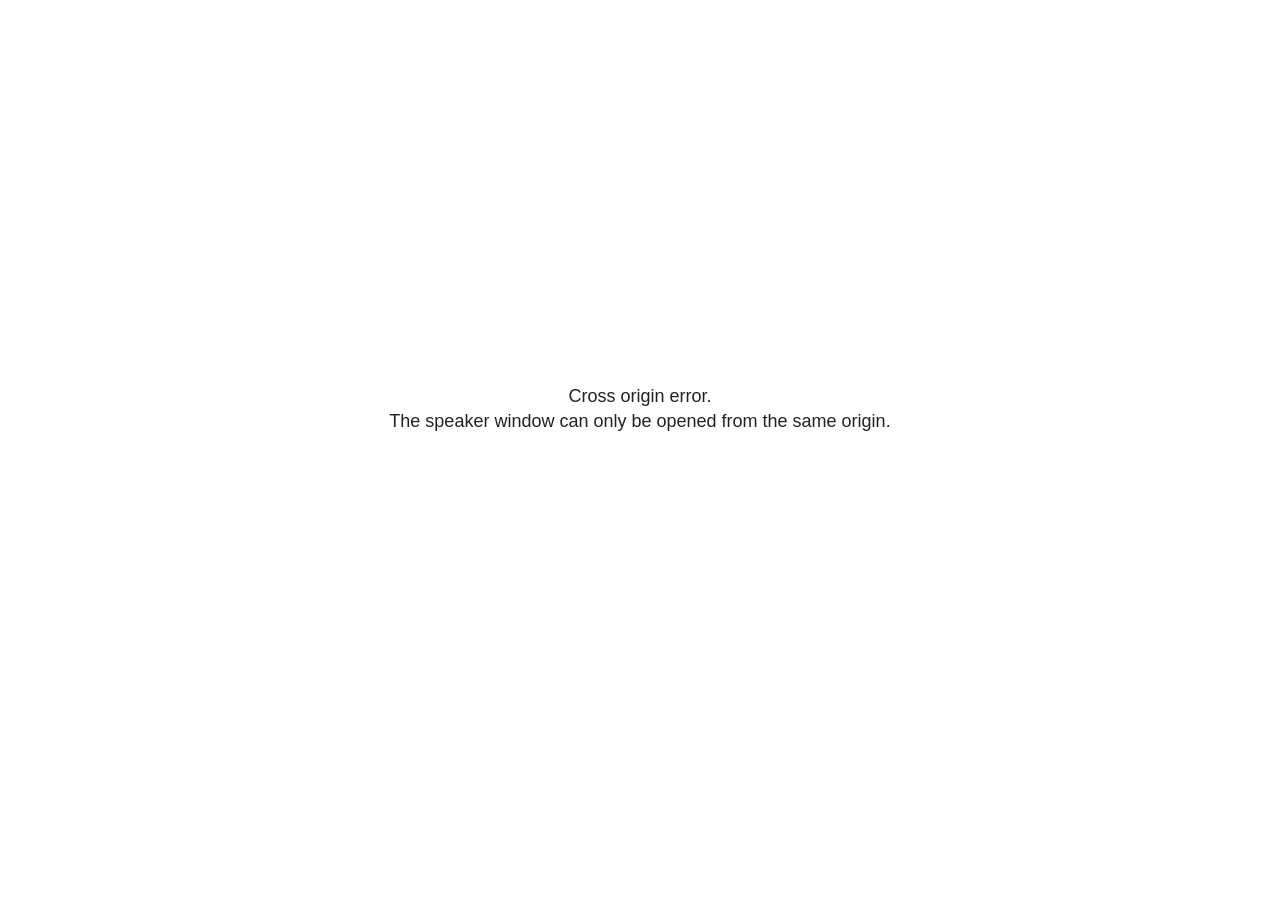
<file: slides/vendor/reveal/plugin/notes/speaker-view.html>
<!--
	NOTE: You need to build the notes plugin after making changes to this file.
-->
<html lang="en">
	<head>
		<meta charset="utf-8">

		<title>reveal.js - Speaker View</title>

		<style>
			body {
				font-family: Helvetica;
				font-size: 18px;
			}

			#current-slide,
			#upcoming-slide,
			#speaker-controls {
				padding: 6px;
				box-sizing: border-box;
				-moz-box-sizing: border-box;
			}

			#current-slide iframe,
			#upcoming-slide iframe {
				width: 100%;
				height: 100%;
				border: 1px solid #ddd;
			}

			#current-slide .label,
			#upcoming-slide .label {
				position: absolute;
				top: 10px;
				left: 10px;
				z-index: 2;
			}

			#connection-status {
				position: absolute;
				top: 0;
				left: 0;
				width: 100%;
				height: 100%;
				z-index: 20;
				padding: 30% 20% 20% 20%;
				font-size: 18px;
				color: #222;
				background: #fff;
				text-align: center;
				box-sizing: border-box;
				line-height: 1.4;
			}

			.overlay-element {
				height: 34px;
				line-height: 34px;
				padding: 0 10px;
				text-shadow: none;
				background: rgba( 220, 220, 220, 0.8 );
				color: #222;
				font-size: 14px;
			}

			.overlay-element.interactive:hover {
				background: rgba( 220, 220, 220, 1 );
			}

			#current-slide {
				position: absolute;
				width: 60%;
				height: 100%;
				top: 0;
				left: 0;
				padding-right: 0;
			}

			#upcoming-slide {
				position: absolute;
				width: 40%;
				height: 40%;
				right: 0;
				top: 0;
			}

			/* Speaker controls */
			#speaker-controls {
				position: absolute;
				top: 40%;
				right: 0;
				width: 40%;
				height: 60%;
				overflow: auto;
				font-size: 18px;
			}

				.speaker-controls-time.hidden,
				.speaker-controls-notes.hidden {
					display: none;
				}

				.speaker-controls-time .label,
				.speaker-controls-pace .label,
				.speaker-controls-notes .label {
					text-transform: uppercase;
					font-weight: normal;
					font-size: 0.66em;
					color: #666;
					margin: 0;
				}

				.speaker-controls-time, .speaker-controls-pace {
					border-bottom: 1px solid rgba( 200, 200, 200, 0.5 );
					margin-bottom: 10px;
					padding: 10px 16px;
					padding-bottom: 20px;
					cursor: pointer;
				}

				.speaker-controls-time .reset-button {
					opacity: 0;
					float: right;
					color: #666;
					text-decoration: none;
				}
				.speaker-controls-time:hover .reset-button {
					opacity: 1;
				}

				.speaker-controls-time .timer,
				.speaker-controls-time .clock {
					width: 50%;
				}

				.speaker-controls-time .timer,
				.speaker-controls-time .clock,
				.speaker-controls-time .pacing .hours-value,
				.speaker-controls-time .pacing .minutes-value,
				.speaker-controls-time .pacing .seconds-value {
					font-size: 1.9em;
				}

				.speaker-controls-time .timer {
					float: left;
				}

				.speaker-controls-time .clock {
					float: right;
					text-align: right;
				}

				.speaker-controls-time span.mute {
					opacity: 0.3;
				}

				.speaker-controls-time .pacing-title {
					margin-top: 5px;
				}

				.speaker-controls-time .pacing.ahead {
					color: blue;
				}

				.speaker-controls-time .pacing.on-track {
					color: green;
				}

				.speaker-controls-time .pacing.behind {
					color: red;
				}

				.speaker-controls-notes {
					padding: 10px 16px;
				}

				.speaker-controls-notes .value {
					margin-top: 5px;
					line-height: 1.4;
					font-size: 1.2em;
				}

			/* Layout selector */
			#speaker-layout {
				position: absolute;
				top: 10px;
				right: 10px;
				color: #222;
				z-index: 10;
			}
				#speaker-layout select {
					position: absolute;
					width: 100%;
					height: 100%;
					top: 0;
					left: 0;
					border: 0;
					box-shadow: 0;
					cursor: pointer;
					opacity: 0;

					font-size: 1em;
					background-color: transparent;

					-moz-appearance: none;
					-webkit-appearance: none;
					-webkit-tap-highlight-color: rgba(0, 0, 0, 0);
				}

				#speaker-layout select:focus {
					outline: none;
					box-shadow: none;
				}

			.clear {
				clear: both;
			}

			/* Speaker layout: Wide */
			body[data-speaker-layout="wide"] #current-slide,
			body[data-speaker-layout="wide"] #upcoming-slide {
				width: 50%;
				height: 45%;
				padding: 6px;
			}

			body[data-speaker-layout="wide"] #current-slide {
				top: 0;
				left: 0;
			}

			body[data-speaker-layout="wide"] #upcoming-slide {
				top: 0;
				left: 50%;
			}

			body[data-speaker-layout="wide"] #speaker-controls {
				top: 45%;
				left: 0;
				width: 100%;
				height: 50%;
				font-size: 1.25em;
			}

			/* Speaker layout: Tall */
			body[data-speaker-layout="tall"] #current-slide,
			body[data-speaker-layout="tall"] #upcoming-slide {
				width: 45%;
				height: 50%;
				padding: 6px;
			}

			body[data-speaker-layout="tall"] #current-slide {
				top: 0;
				left: 0;
			}

			body[data-speaker-layout="tall"] #upcoming-slide {
				top: 50%;
				left: 0;
			}

			body[data-speaker-layout="tall"] #speaker-controls {
				padding-top: 40px;
				top: 0;
				left: 45%;
				width: 55%;
				height: 100%;
				font-size: 1.25em;
			}

			/* Speaker layout: Notes only */
			body[data-speaker-layout="notes-only"] #current-slide,
			body[data-speaker-layout="notes-only"] #upcoming-slide {
				display: none;
			}

			body[data-speaker-layout="notes-only"] #speaker-controls {
				padding-top: 40px;
				top: 0;
				left: 0;
				width: 100%;
				height: 100%;
				font-size: 1.25em;
			}

			@media screen and (max-width: 1080px) {
				body[data-speaker-layout="default"] #speaker-controls {
					font-size: 16px;
				}
			}

			@media screen and (max-width: 900px) {
				body[data-speaker-layout="default"] #speaker-controls {
					font-size: 14px;
				}
			}

			@media screen and (max-width: 800px) {
				body[data-speaker-layout="default"] #speaker-controls {
					font-size: 12px;
				}
			}

		</style>
	</head>

	<body>

		<div id="connection-status">Loading speaker view...</div>

		<div id="current-slide"></div>
		<div id="upcoming-slide"><span class="overlay-element label">Upcoming</span></div>
		<div id="speaker-controls">
			<div class="speaker-controls-time">
				<h4 class="label">Time <span class="reset-button">Click to Reset</span></h4>
				<div class="clock">
					<span class="clock-value">0:00 AM</span>
				</div>
				<div class="timer">
					<span class="hours-value">00</span><span class="minutes-value">:00</span><span class="seconds-value">:00</span>
				</div>
				<div class="clear"></div>

				<h4 class="label pacing-title" style="display: none">Pacing – Time to finish current slide</h4>
				<div class="pacing" style="display: none">
					<span class="hours-value">00</span><span class="minutes-value">:00</span><span class="seconds-value">:00</span>
				</div>
			</div>

			<div class="speaker-controls-notes hidden">
				<h4 class="label">Notes</h4>
				<div class="value"></div>
			</div>
		</div>
		<div id="speaker-layout" class="overlay-element interactive">
			<span class="speaker-layout-label"></span>
			<select class="speaker-layout-dropdown"></select>
		</div>

		<script>

			(function() {

				var notes,
					notesValue,
					currentState,
					currentSlide,
					upcomingSlide,
					layoutLabel,
					layoutDropdown,
					pendingCalls = {},
					lastRevealApiCallId = 0,
					connected = false

				var connectionStatus = document.querySelector( '#connection-status' );

				var SPEAKER_LAYOUTS = {
					'default': 'Default',
					'wide': 'Wide',
					'tall': 'Tall',
					'notes-only': 'Notes only'
				};

				setupLayout();

				let openerOrigin;

				try {
					openerOrigin = window.opener.location.origin;
				}
				catch ( error ) { console.warn( error ) }

				// In order to prevent XSS, the speaker view will only run if its
				// opener has the same origin as itself
				if( window.location.origin !== openerOrigin ) {
					connectionStatus.innerHTML = 'Cross origin error.<br>The speaker window can only be opened from the same origin.';
					return;
				}

				var connectionTimeout = setTimeout( function() {
					connectionStatus.innerHTML = 'Error connecting to main window.<br>Please try closing and reopening the speaker view.';
				}, 5000 );

				window.addEventListener( 'message', function( event ) {

					// Validate the origin of all messages to avoid parsing messages
					// that aren't meant for us. Ignore when running off file:// so
					// that the speaker view continues to work without a web server.
					if( window.location.origin !== event.origin && window.location.origin !== 'file://' ) {
						return
					}

					clearTimeout( connectionTimeout );
					connectionStatus.style.display = 'none';

					var data = JSON.parse( event.data );

					// The overview mode is only useful to the reveal.js instance
					// where navigation occurs so we don't sync it
					if( data.state ) delete data.state.overview;

					// Messages sent by the notes plugin inside of the main window
					if( data && data.namespace === 'reveal-notes' ) {
						if( data.type === 'connect' ) {
							handleConnectMessage( data );
						}
						else if( data.type === 'state' ) {
							handleStateMessage( data );
						}
						else if( data.type === 'return' ) {
							pendingCalls[data.callId](data.result);
							delete pendingCalls[data.callId];
						}
					}
					// Messages sent by the reveal.js inside of the current slide preview
					else if( data && data.namespace === 'reveal' ) {
						const supportedEvents = [
							'slidechanged',
							'fragmentshown',
							'fragmenthidden',
							'paused',
							'resumed',
							'previewiframe',
							'previewimage',
							'previewvideo',
							'closeoverlay'
						];

						if( /ready/.test( data.eventName ) ) {
							// Send a message back to notify that the handshake is complete
							window.opener.postMessage( JSON.stringify({ namespace: 'reveal-notes', type: 'connected'} ), '*' );
						}
						else if( supportedEvents.includes( data.eventName ) && currentState !== JSON.stringify( data.state ) ) {
							dispatchStateToMainWindow( data.state );
						}
					}

				} );

				/**
				 * Updates the presentation in the main window to match the state
				 * of the presentation in the notes window.
				 */
				const dispatchStateToMainWindow = debounce(( state ) => {
					window.opener.postMessage( JSON.stringify({ method: 'setState', args: [ state ]} ), '*' );
				}, 500);

				/**
				 * Asynchronously calls the Reveal.js API of the main frame.
				 */
				function callRevealApi( methodName, methodArguments, callback ) {

					var callId = ++lastRevealApiCallId;
					pendingCalls[callId] = callback;
					window.opener.postMessage( JSON.stringify( {
						namespace: 'reveal-notes',
						type: 'call',
						callId: callId,
						methodName: methodName,
						arguments: methodArguments
					} ), '*' );

				}

				/**
				 * Called when the main window is trying to establish a
				 * connection.
				 */
				function handleConnectMessage( data ) {

					if( connected === false ) {
						connected = true;

						setupIframes( data );
						setupKeyboard();
						setupNotes();
						setupTimer();
						setupHeartbeat();
					}

				}

				/**
				 * Called when the main window sends an updated state.
				 */
				function handleStateMessage( data ) {

					// Store the most recently set state to avoid circular loops
					// applying the same state
					currentState = JSON.stringify( data.state );

					// No need for updating the notes in case of fragment changes
					if ( data.notes ) {
						notes.classList.remove( 'hidden' );
						notesValue.style.whiteSpace = data.whitespace;
						if( data.markdown ) {
							notesValue.innerHTML = marked( data.notes );
						}
						else {
							notesValue.innerHTML = data.notes;
						}
					}
					else {
						notes.classList.add( 'hidden' );
					}

					// Don't show lightboxes in the upcoming slide
					const { previewVideo, previewImage, previewIframe, ...upcomingState } = data.state;

					// Update the note slides
					currentSlide.contentWindow.postMessage( JSON.stringify({ method: 'setState', args: [ data.state ] }), '*' );
					upcomingSlide.contentWindow.postMessage( JSON.stringify({ method: 'setState', args: [ upcomingState ] }), '*' );
					upcomingSlide.contentWindow.postMessage( JSON.stringify({ method: 'next' }), '*' );

				}

				// Limit to max one state update per X ms
				handleStateMessage = debounce( handleStateMessage, 200 );

				/**
				 * Forward keyboard events to the current slide window.
				 * This enables keyboard events to work even if focus
				 * isn't set on the current slide iframe.
				 *
				 * Block F5 default handling, it reloads and disconnects
				 * the speaker notes window.
				 */
				function setupKeyboard() {

					document.addEventListener( 'keydown', function( event ) {
						if( event.keyCode === 116 || ( event.metaKey && event.keyCode === 82 ) ) {
							event.preventDefault();
							return false;
						}
						currentSlide.contentWindow.postMessage( JSON.stringify({ method: 'triggerKey', args: [ event.keyCode ] }), '*' );
					} );

				}

				/**
				 * Creates the preview iframes.
				 */
				function setupIframes( data ) {

					var params = [
						'receiver',
						'progress=false',
						'history=false',
						'transition=none',
						'autoSlide=0',
						'backgroundTransition=none'
					].join( '&' );

					var urlSeparator = /\?/.test(data.url) ? '&' : '?';
					var hash = '#/' + data.state.indexh + '/' + data.state.indexv;
					var currentURL = data.url + urlSeparator + params + '&scrollActivationWidth=false&postMessageEvents=true' + hash;
					var upcomingURL = data.url + urlSeparator + params + '&scrollActivationWidth=false&controls=false' + hash;

					currentSlide = document.createElement( 'iframe' );
					currentSlide.setAttribute( 'width', 1280 );
					currentSlide.setAttribute( 'height', 1024 );
					currentSlide.setAttribute( 'src', currentURL );
					document.querySelector( '#current-slide' ).appendChild( currentSlide );

					upcomingSlide = document.createElement( 'iframe' );
					upcomingSlide.setAttribute( 'width', 640 );
					upcomingSlide.setAttribute( 'height', 512 );
					upcomingSlide.setAttribute( 'src', upcomingURL );
					document.querySelector( '#upcoming-slide' ).appendChild( upcomingSlide );

				}

				/**
				 * Setup the notes UI.
				 */
				function setupNotes() {

					notes = document.querySelector( '.speaker-controls-notes' );
					notesValue = document.querySelector( '.speaker-controls-notes .value' );

				}

				/**
				 * We send out a heartbeat at all times to ensure we can
				 * reconnect with the main presentation window after reloads.
				 */
				function setupHeartbeat() {

					setInterval( () => {
						window.opener.postMessage( JSON.stringify({ namespace: 'reveal-notes', type: 'heartbeat'} ), '*' );
					}, 1000 );

				}

				function getTimings( callback ) {

					callRevealApi( 'getSlidesAttributes', [], function ( slideAttributes ) {
						callRevealApi( 'getConfig', [], function ( config ) {
							var totalTime = config.totalTime;
							var minTimePerSlide = config.minimumTimePerSlide || 0;
							var defaultTiming = config.defaultTiming;
							if ((defaultTiming == null) && (totalTime == null)) {
								callback(null);
								return;
							}
							// Setting totalTime overrides defaultTiming
							if (totalTime) {
								defaultTiming = 0;
							}
							var timings = [];
							for ( var i in slideAttributes ) {
								var slide = slideAttributes[ i ];
								var timing = defaultTiming;
								if( slide.hasOwnProperty( 'data-timing' )) {
									var t = slide[ 'data-timing' ];
									timing = parseInt(t);
									if( isNaN(timing) ) {
										console.warn("Could not parse timing '" + t + "' of slide " + i + "; using default of " + defaultTiming);
										timing = defaultTiming;
									}
								}
								timings.push(timing);
							}
							if ( totalTime ) {
								// After we've allocated time to individual slides, we summarize it and
								// subtract it from the total time
								var remainingTime = totalTime - timings.reduce( function(a, b) { return a + b; }, 0 );
								// The remaining time is divided by the number of slides that have 0 seconds
								// allocated at the moment, giving the average time-per-slide on the remaining slides
								var remainingSlides = (timings.filter( function(x) { return x == 0 }) ).length
								var timePerSlide = Math.round( remainingTime / remainingSlides, 0 )
								// And now we replace every zero-value timing with that average
								timings = timings.map( function(x) { return (x==0 ? timePerSlide : x) } );
							}
							var slidesUnderMinimum = timings.filter( function(x) { return (x < minTimePerSlide) } ).length
							if ( slidesUnderMinimum ) {
								message = "The pacing time for " + slidesUnderMinimum + " slide(s) is under the configured minimum of " + minTimePerSlide + " seconds. Check the data-timing attribute on individual slides, or consider increasing the totalTime or minimumTimePerSlide configuration options (or removing some slides).";
								alert(message);
							}
							callback( timings );
						} );
					} );

				}

				/**
				 * Return the number of seconds allocated for presenting
				 * all slides up to and including this one.
				 */
				function getTimeAllocated( timings, callback ) {

					callRevealApi( 'getSlidePastCount', [], function ( currentSlide ) {
						var allocated = 0;
						for (var i in timings.slice(0, currentSlide + 1)) {
							allocated += timings[i];
						}
						callback( allocated );
					} );

				}

				/**
				 * Create the timer and clock and start updating them
				 * at an interval.
				 */
				function setupTimer() {

					var start = new Date(),
					timeEl = document.querySelector( '.speaker-controls-time' ),
					clockEl = timeEl.querySelector( '.clock-value' ),
					hoursEl = timeEl.querySelector( '.hours-value' ),
					minutesEl = timeEl.querySelector( '.minutes-value' ),
					secondsEl = timeEl.querySelector( '.seconds-value' ),
					pacingTitleEl = timeEl.querySelector( '.pacing-title' ),
					pacingEl = timeEl.querySelector( '.pacing' ),
					pacingHoursEl = pacingEl.querySelector( '.hours-value' ),
					pacingMinutesEl = pacingEl.querySelector( '.minutes-value' ),
					pacingSecondsEl = pacingEl.querySelector( '.seconds-value' );

					var timings = null;
					getTimings( function ( _timings ) {

						timings = _timings;
						if (_timings !== null) {
							pacingTitleEl.style.removeProperty('display');
							pacingEl.style.removeProperty('display');
						}

						// Update once directly
						_updateTimer();

						// Then update every second
						setInterval( _updateTimer, 1000 );

					} );


					function _resetTimer() {

						if (timings == null) {
							start = new Date();
							_updateTimer();
						}
						else {
							// Reset timer to beginning of current slide
							getTimeAllocated( timings, function ( slideEndTimingSeconds ) {
								var slideEndTiming = slideEndTimingSeconds * 1000;
								callRevealApi( 'getSlidePastCount', [], function ( currentSlide ) {
									var currentSlideTiming = timings[currentSlide] * 1000;
									var previousSlidesTiming = slideEndTiming - currentSlideTiming;
									var now = new Date();
									start = new Date(now.getTime() - previousSlidesTiming);
									_updateTimer();
								} );
							} );
						}

					}

					timeEl.addEventListener( 'click', function() {
						_resetTimer();
						return false;
					} );

					function _displayTime( hrEl, minEl, secEl, time) {

						var sign = Math.sign(time) == -1 ? "-" : "";
						time = Math.abs(Math.round(time / 1000));
						var seconds = time % 60;
						var minutes = Math.floor( time / 60 ) % 60 ;
						var hours = Math.floor( time / ( 60 * 60 )) ;
						hrEl.innerHTML = sign + zeroPadInteger( hours );
						if (hours == 0) {
							hrEl.classList.add( 'mute' );
						}
						else {
							hrEl.classList.remove( 'mute' );
						}
						minEl.innerHTML = ':' + zeroPadInteger( minutes );
						if (hours == 0 && minutes == 0) {
							minEl.classList.add( 'mute' );
						}
						else {
							minEl.classList.remove( 'mute' );
						}
						secEl.innerHTML = ':' + zeroPadInteger( seconds );
					}

					function _updateTimer() {

						var diff, hours, minutes, seconds,
						now = new Date();

						diff = now.getTime() - start.getTime();

						clockEl.innerHTML = now.toLocaleTimeString( 'en-US', { hour12: true, hour: '2-digit', minute:'2-digit' } );
						_displayTime( hoursEl, minutesEl, secondsEl, diff );
						if (timings !== null) {
							_updatePacing(diff);
						}

					}

					function _updatePacing(diff) {

						getTimeAllocated( timings, function ( slideEndTimingSeconds ) {
							var slideEndTiming = slideEndTimingSeconds * 1000;

							callRevealApi( 'getSlidePastCount', [], function ( currentSlide ) {
								var currentSlideTiming = timings[currentSlide] * 1000;
								var timeLeftCurrentSlide = slideEndTiming - diff;
								if (timeLeftCurrentSlide < 0) {
									pacingEl.className = 'pacing behind';
								}
								else if (timeLeftCurrentSlide < currentSlideTiming) {
									pacingEl.className = 'pacing on-track';
								}
								else {
									pacingEl.className = 'pacing ahead';
								}
								_displayTime( pacingHoursEl, pacingMinutesEl, pacingSecondsEl, timeLeftCurrentSlide );
							} );
						} );
					}

				}

				/**
				 * Sets up the speaker view layout and layout selector.
				 */
				function setupLayout() {

					layoutDropdown = document.querySelector( '.speaker-layout-dropdown' );
					layoutLabel = document.querySelector( '.speaker-layout-label' );

					// Render the list of available layouts
					for( var id in SPEAKER_LAYOUTS ) {
						var option = document.createElement( 'option' );
						option.setAttribute( 'value', id );
						option.textContent = SPEAKER_LAYOUTS[ id ];
						layoutDropdown.appendChild( option );
					}

					// Monitor the dropdown for changes
					layoutDropdown.addEventListener( 'change', function( event ) {

						setLayout( layoutDropdown.value );

					}, false );

					// Restore any currently persisted layout
					setLayout( getLayout() );

				}

				/**
				 * Sets a new speaker view layout. The layout is persisted
				 * in local storage.
				 */
				function setLayout( value ) {

					var title = SPEAKER_LAYOUTS[ value ];

					layoutLabel.innerHTML = 'Layout' + ( title ? ( ': ' + title ) : '' );
					layoutDropdown.value = value;

					document.body.setAttribute( 'data-speaker-layout', value );

					// Persist locally
					if( supportsLocalStorage() ) {
						window.localStorage.setItem( 'reveal-speaker-layout', value );
					}

				}

				/**
				 * Returns the ID of the most recently set speaker layout
				 * or our default layout if none has been set.
				 */
				function getLayout() {

					if( supportsLocalStorage() ) {
						var layout = window.localStorage.getItem( 'reveal-speaker-layout' );
						if( layout ) {
							return layout;
						}
					}

					// Default to the first record in the layouts hash
					for( var id in SPEAKER_LAYOUTS ) {
						return id;
					}

				}

				function supportsLocalStorage() {

					try {
						localStorage.setItem('test', 'test');
						localStorage.removeItem('test');
						return true;
					}
					catch( e ) {
						return false;
					}

				}

				function zeroPadInteger( num ) {

					var str = '00' + parseInt( num );
					return str.substring( str.length - 2 );

				}

				/**
				 * Limits the frequency at which a function can be called.
				 */
				function debounce( fn, ms ) {

					var lastTime = 0,
						timeout;

					return function() {

						var args = arguments;
						var context = this;

						clearTimeout( timeout );

						var timeSinceLastCall = Date.now() - lastTime;
						if( timeSinceLastCall > ms ) {
							fn.apply( context, args );
							lastTime = Date.now();
						}
						else {
							timeout = setTimeout( function() {
								fn.apply( context, args );
								lastTime = Date.now();
							}, ms - timeSinceLastCall );
						}

					}

				}

			})();

		</script>
	</body>
</html>
</file>
